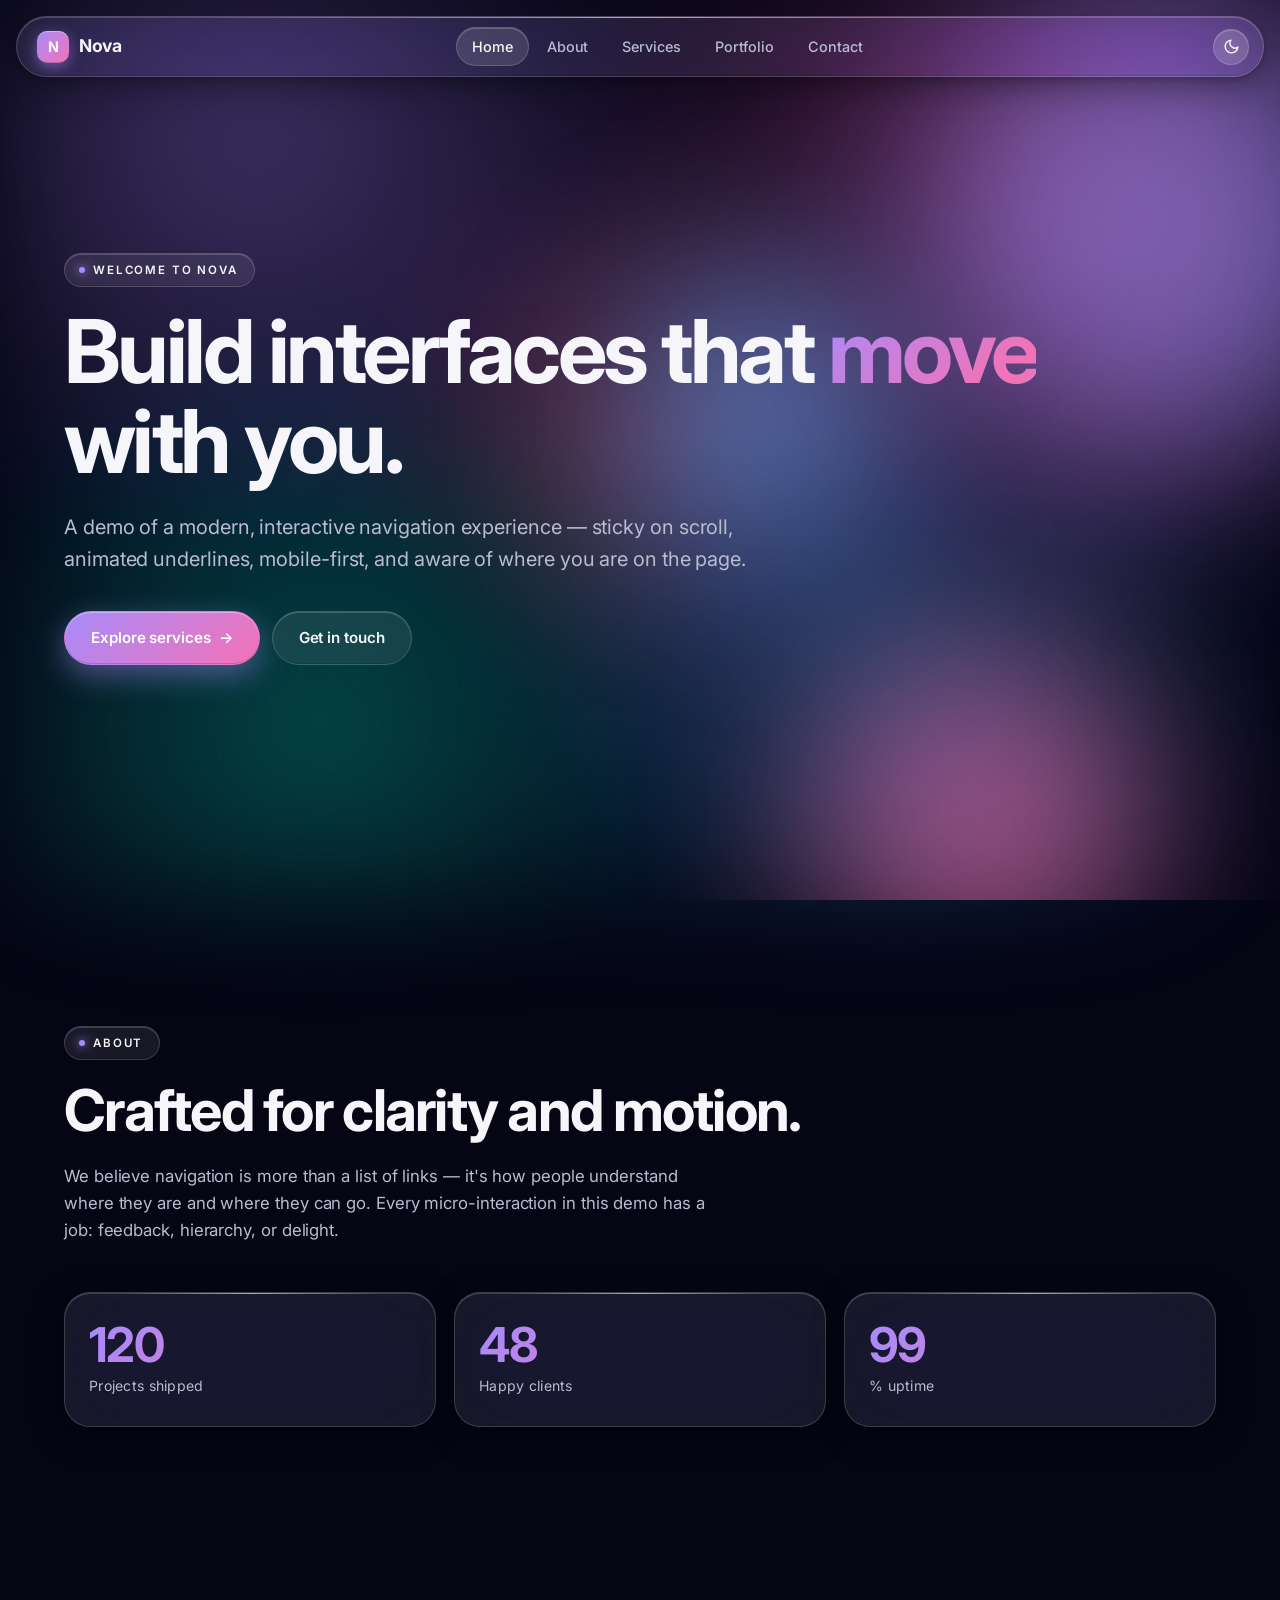
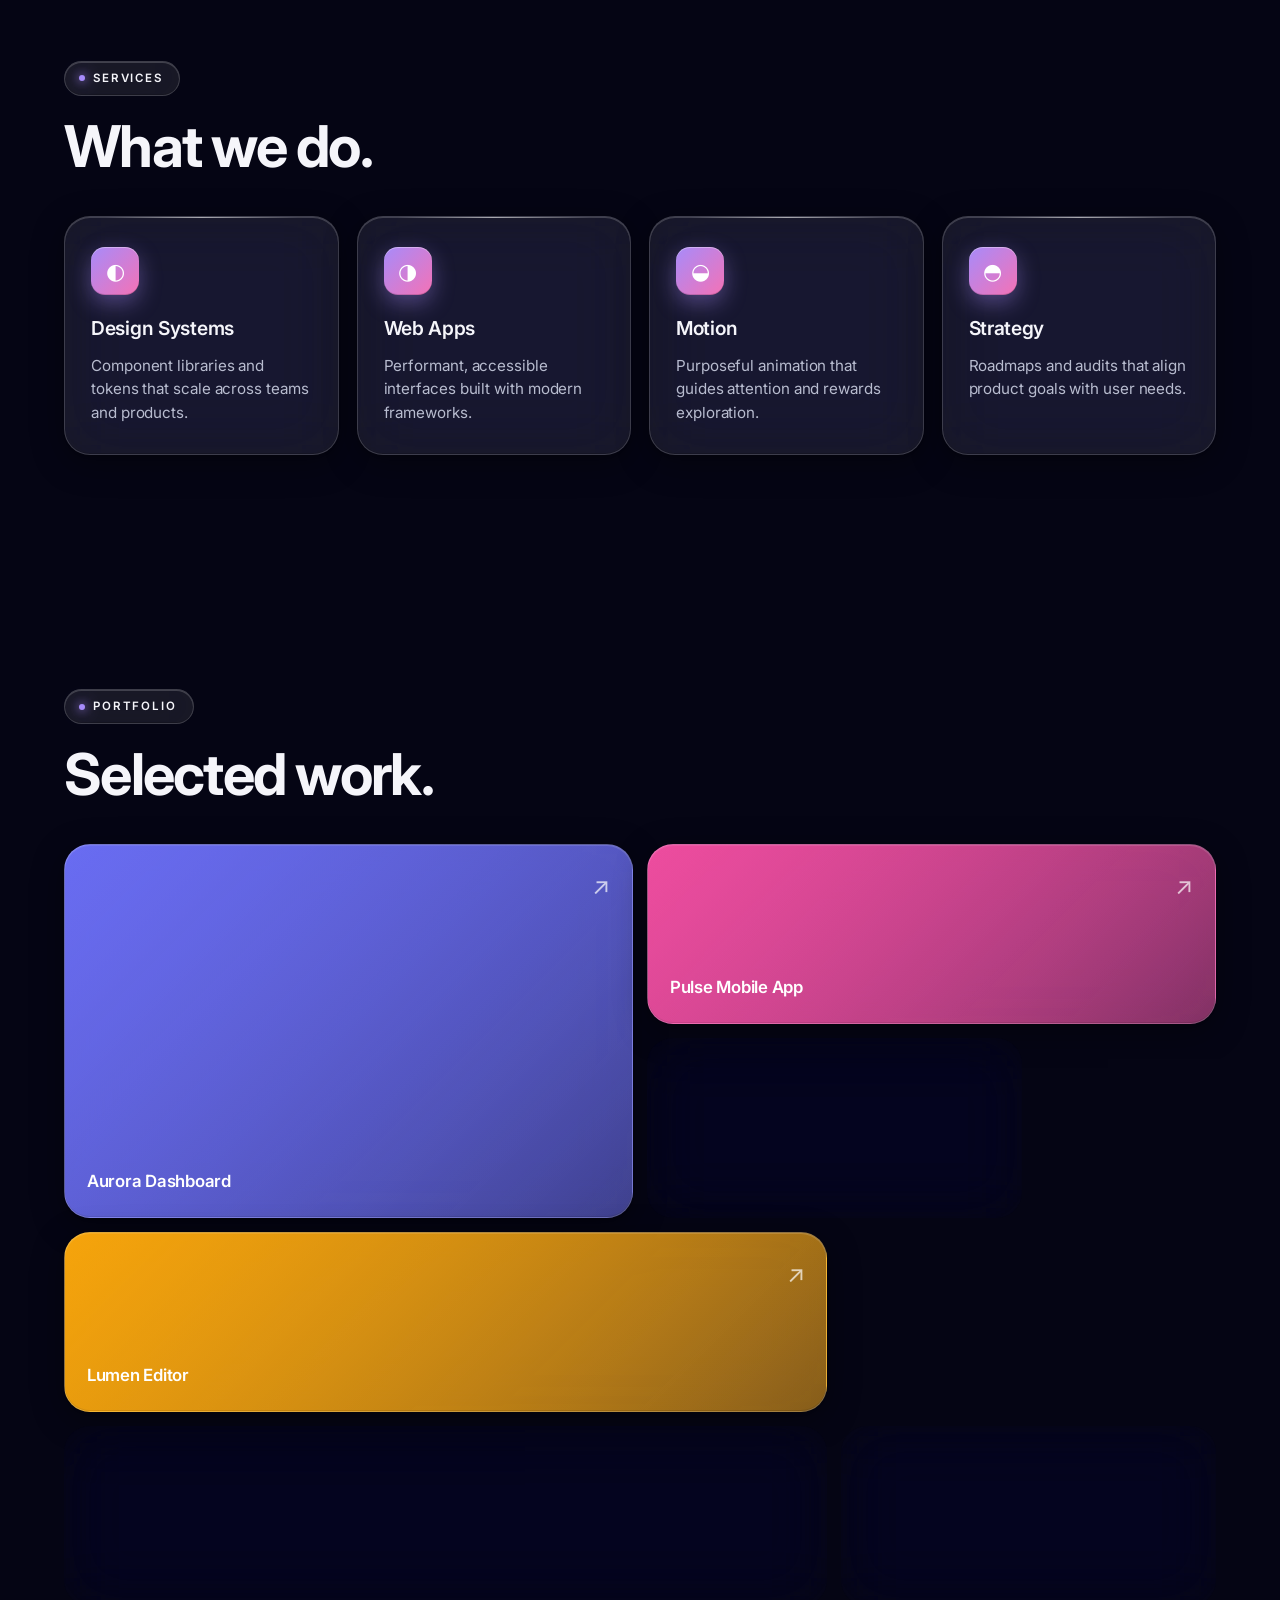
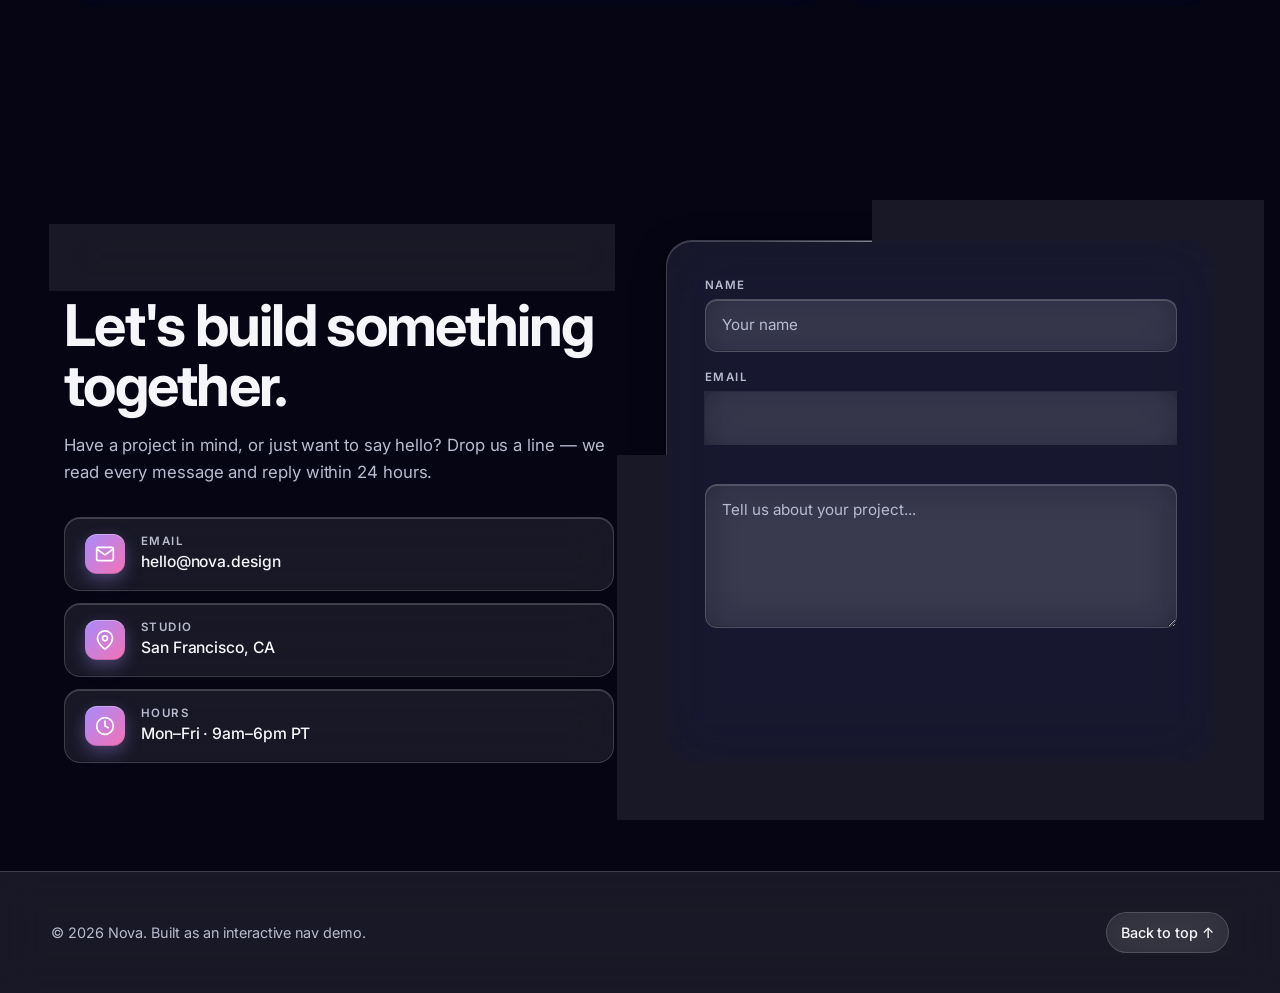
<file: index.html>
<!DOCTYPE html>
<html lang="en">
<head>
  <meta charset="UTF-8" />
  <meta name="viewport" content="width=device-width, initial-scale=1.0" />
  <title>Nova — Interactive Nav Demo</title>
  <link rel="preconnect" href="https://fonts.googleapis.com" />
  <link rel="preconnect" href="https://fonts.gstatic.com" crossorigin />
  <link href="https://fonts.googleapis.com/css2?family=Inter:wght@400;500;600;700;800&display=swap" rel="stylesheet" />
  <link rel="stylesheet" href="styles.css" />
</head>
<body>
  <header id="navbar" class="navbar">
    <div class="nav-container">
      <a href="#home" class="logo">
        <span class="logo-mark">N</span>
        <span class="logo-text">Nova</span>
      </a>

      <nav>
        <ul id="nav-menu" class="nav-menu">
          <li><a href="#home" class="nav-link active">Home</a></li>
          <li><a href="#about" class="nav-link">About</a></li>
          <li><a href="#services" class="nav-link">Services</a></li>
          <li><a href="#portfolio" class="nav-link">Portfolio</a></li>
          <li><a href="#contact" class="nav-link">Contact</a></li>
        </ul>
      </nav>

      <div class="nav-actions">
        <button id="theme-toggle" class="theme-toggle" aria-label="Toggle theme">
          <svg class="icon icon-sun" viewBox="0 0 24 24" fill="none" stroke="currentColor" stroke-width="2" stroke-linecap="round" stroke-linejoin="round" aria-hidden="true">
            <circle cx="12" cy="12" r="4"></circle>
            <path d="M12 2v2M12 20v2M4.93 4.93l1.41 1.41M17.66 17.66l1.41 1.41M2 12h2M20 12h2M4.93 19.07l1.41-1.41M17.66 6.34l1.41-1.41"></path>
          </svg>
          <svg class="icon icon-moon" viewBox="0 0 24 24" fill="none" stroke="currentColor" stroke-width="2" stroke-linecap="round" stroke-linejoin="round" aria-hidden="true">
            <path d="M21 12.79A9 9 0 1 1 11.21 3 7 7 0 0 0 21 12.79z"></path>
          </svg>
        </button>

        <button id="hamburger" class="hamburger" aria-label="Toggle menu" aria-expanded="false">
          <span></span>
          <span></span>
          <span></span>
        </button>
      </div>
    </div>
    <div class="scroll-progress" id="scroll-progress"></div>
  </header>

  <aside id="mobile-drawer" class="mobile-drawer" aria-hidden="true">
    <ul class="mobile-drawer-menu">
      <li><a href="#home" class="drawer-link">Home</a></li>
      <li><a href="#about" class="drawer-link">About</a></li>
      <li><a href="#services" class="drawer-link">Services</a></li>
      <li><a href="#portfolio" class="drawer-link">Portfolio</a></li>
      <li><a href="#contact" class="drawer-link">Contact</a></li>
    </ul>
  </aside>

  <main>
    <section id="home" class="section hero">
      <div class="hero-content">
        <p class="eyebrow">Welcome to Nova</p>
        <h1>Build interfaces that <span class="gradient-text">move</span> with you.</h1>
        <p class="lead">A demo of a modern, interactive navigation experience — sticky on scroll, animated underlines, mobile-first, and aware of where you are on the page.</p>
        <div class="hero-actions">
          <a href="#services" class="btn btn-primary">Explore services</a>
          <a href="#contact" class="btn btn-ghost">Get in touch</a>
        </div>
      </div>
      <div class="hero-art" aria-hidden="true">
        <div class="orb orb-1"></div>
        <div class="orb orb-2"></div>
        <div class="orb orb-3"></div>
      </div>
    </section>

    <section id="about" class="section">
      <div class="section-inner">
        <p class="eyebrow">About</p>
        <h2>Crafted for clarity and motion.</h2>
        <p class="body">We believe navigation is more than a list of links — it's how people understand where they are and where they can go. Every micro-interaction in this demo has a job: feedback, hierarchy, or delight.</p>
        <div class="stats">
          <div class="stat">
            <span class="stat-num" data-target="120">0</span>
            <span class="stat-label">Projects shipped</span>
          </div>
          <div class="stat">
            <span class="stat-num" data-target="48">0</span>
            <span class="stat-label">Happy clients</span>
          </div>
          <div class="stat">
            <span class="stat-num" data-target="99">0</span>
            <span class="stat-label">% uptime</span>
          </div>
        </div>
      </div>
    </section>

    <section id="services" class="section section-alt">
      <div class="section-inner">
        <p class="eyebrow">Services</p>
        <h2>What we do.</h2>
        <div class="cards">
          <article class="card">
            <div class="card-icon">◐</div>
            <h3>Design Systems</h3>
            <p>Component libraries and tokens that scale across teams and products.</p>
          </article>
          <article class="card">
            <div class="card-icon">◑</div>
            <h3>Web Apps</h3>
            <p>Performant, accessible interfaces built with modern frameworks.</p>
          </article>
          <article class="card">
            <div class="card-icon">◒</div>
            <h3>Motion</h3>
            <p>Purposeful animation that guides attention and rewards exploration.</p>
          </article>
          <article class="card">
            <div class="card-icon">◓</div>
            <h3>Strategy</h3>
            <p>Roadmaps and audits that align product goals with user needs.</p>
          </article>
        </div>
      </div>
    </section>

    <section id="portfolio" class="section">
      <div class="section-inner">
        <p class="eyebrow">Portfolio</p>
        <h2>Selected work.</h2>
        <div class="gallery">
          <div class="tile" style="--tile-color: #6366f1">Aurora Dashboard</div>
          <div class="tile" style="--tile-color: #ec4899">Pulse Mobile App</div>
          <div class="tile" style="--tile-color: #14b8a6">Forge CLI</div>
          <div class="tile" style="--tile-color: #f59e0b">Lumen Editor</div>
          <div class="tile" style="--tile-color: #8b5cf6">Drift Studio</div>
          <div class="tile" style="--tile-color: #06b6d4">Echo Player</div>
        </div>
      </div>
    </section>

    <section id="contact" class="section section-alt">
      <div class="section-inner contact-layout">
        <div class="contact-info">
          <p class="eyebrow">Contact</p>
          <h2>Let's build something together.</h2>
          <p class="body">Have a project in mind, or just want to say hello? Drop us a line — we read every message and reply within 24 hours.</p>

          <ul class="contact-details">
            <li>
              <span class="contact-ico" aria-hidden="true">
                <svg viewBox="0 0 24 24" fill="none" stroke="currentColor" stroke-width="2" stroke-linecap="round" stroke-linejoin="round"><path d="M4 4h16c1.1 0 2 .9 2 2v12c0 1.1-.9 2-2 2H4c-1.1 0-2-.9-2-2V6c0-1.1.9-2 2-2z"></path><polyline points="22,6 12,13 2,6"></polyline></svg>
              </span>
              <div class="contact-text">
                <span class="contact-label">Email</span>
                <a href="mailto:hello@nova.design" class="contact-value">hello@nova.design</a>
              </div>
            </li>
            <li>
              <span class="contact-ico" aria-hidden="true">
                <svg viewBox="0 0 24 24" fill="none" stroke="currentColor" stroke-width="2" stroke-linecap="round" stroke-linejoin="round"><path d="M21 10c0 7-9 13-9 13s-9-6-9-13a9 9 0 0 1 18 0z"></path><circle cx="12" cy="10" r="3"></circle></svg>
              </span>
              <div class="contact-text">
                <span class="contact-label">Studio</span>
                <span class="contact-value">San Francisco, CA</span>
              </div>
            </li>
            <li>
              <span class="contact-ico" aria-hidden="true">
                <svg viewBox="0 0 24 24" fill="none" stroke="currentColor" stroke-width="2" stroke-linecap="round" stroke-linejoin="round"><circle cx="12" cy="12" r="10"></circle><polyline points="12 6 12 12 16 14"></polyline></svg>
              </span>
              <div class="contact-text">
                <span class="contact-label">Hours</span>
                <span class="contact-value">Mon–Fri · 9am–6pm PT</span>
              </div>
            </li>
          </ul>
        </div>

        <form class="contact-form" onsubmit="event.preventDefault(); this.querySelector('.form-status').textContent='Thanks — we\\'ll be in touch!';">
          <label class="field">
            <span class="field-label">Name</span>
            <input type="text" placeholder="Your name" required />
          </label>
          <label class="field">
            <span class="field-label">Email</span>
            <input type="email" placeholder="you@example.com" required />
          </label>
          <label class="field">
            <span class="field-label">Message</span>
            <textarea rows="5" placeholder="Tell us about your project..." required></textarea>
          </label>
          <button type="submit" class="btn btn-primary">Send message</button>
          <p class="form-status" aria-live="polite"></p>
        </form>
      </div>
    </section>
  </main>

  <footer class="footer">
    <p>© <span id="year"></span> Nova. Built as an interactive nav demo.</p>
    <a href="#home" class="back-top">Back to top ↑</a>
  </footer>

  <script src="script.js"></script>
</body>
</html>
</file>
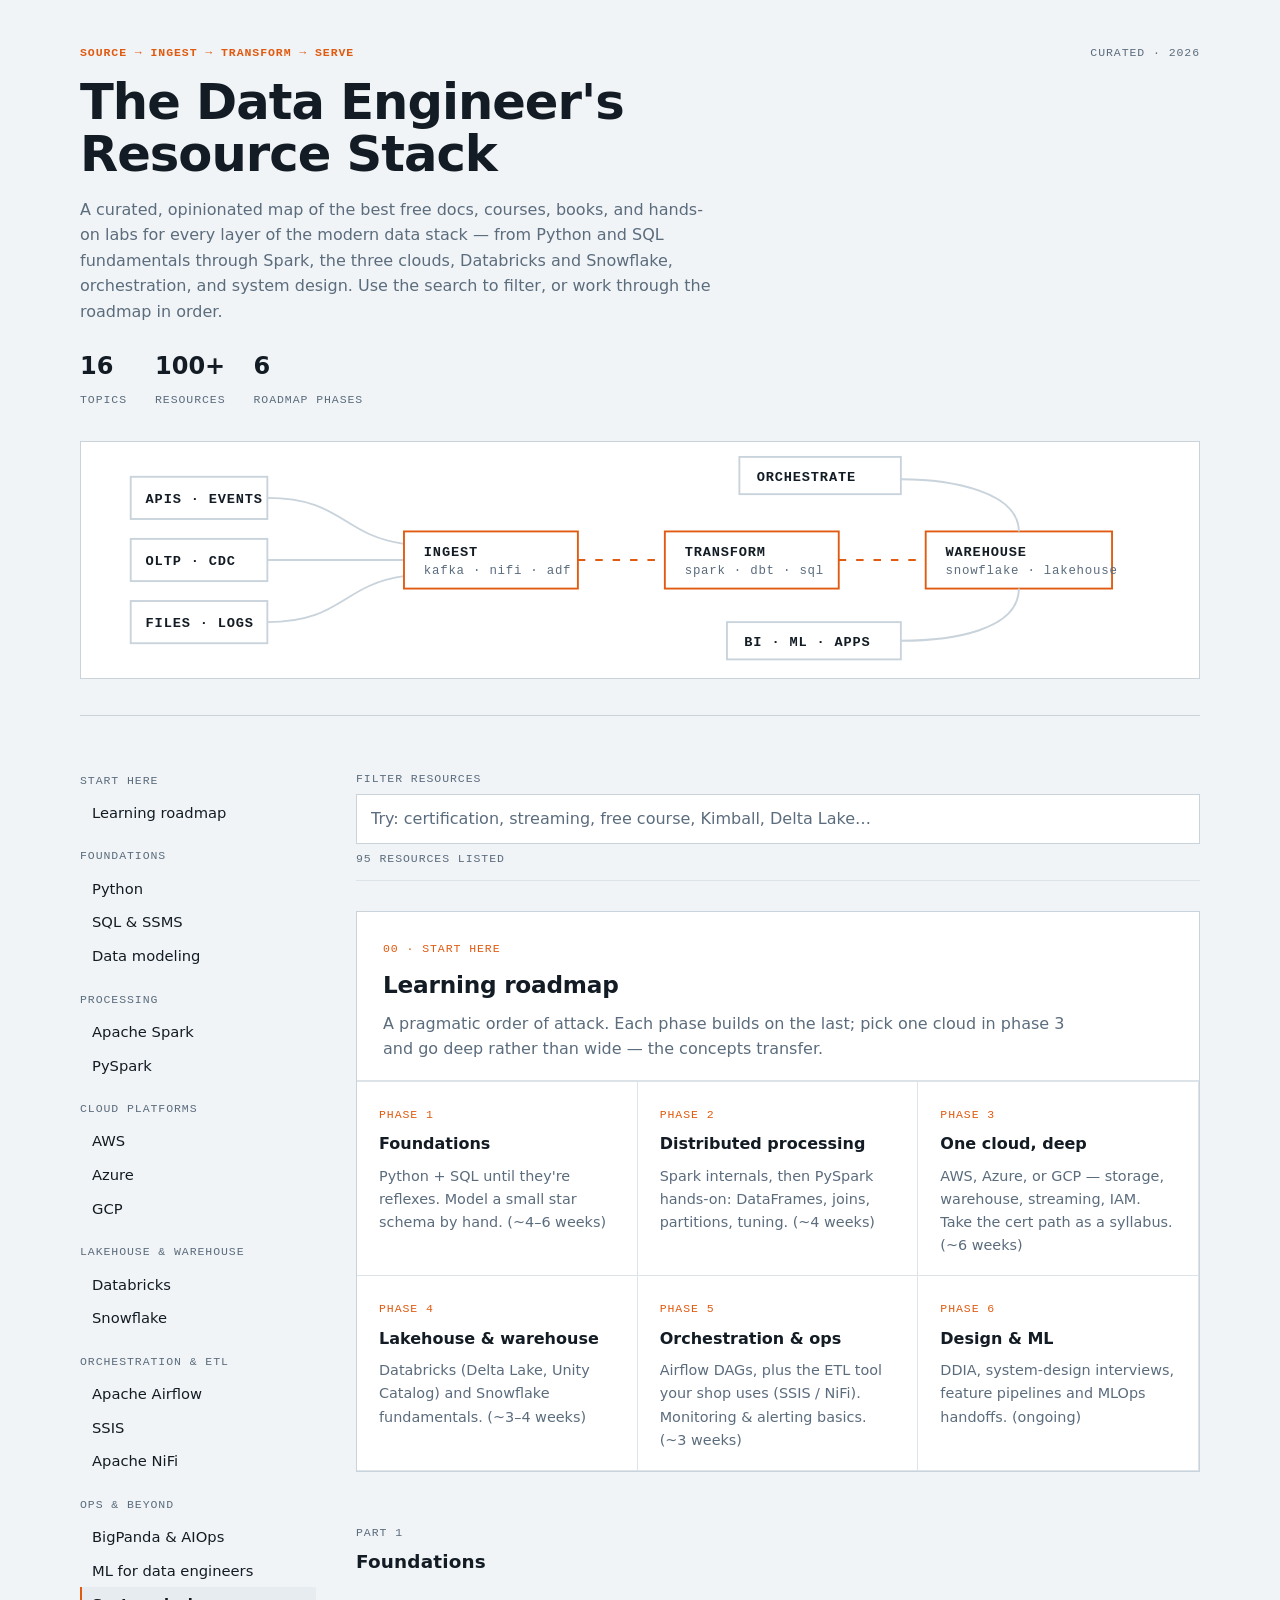
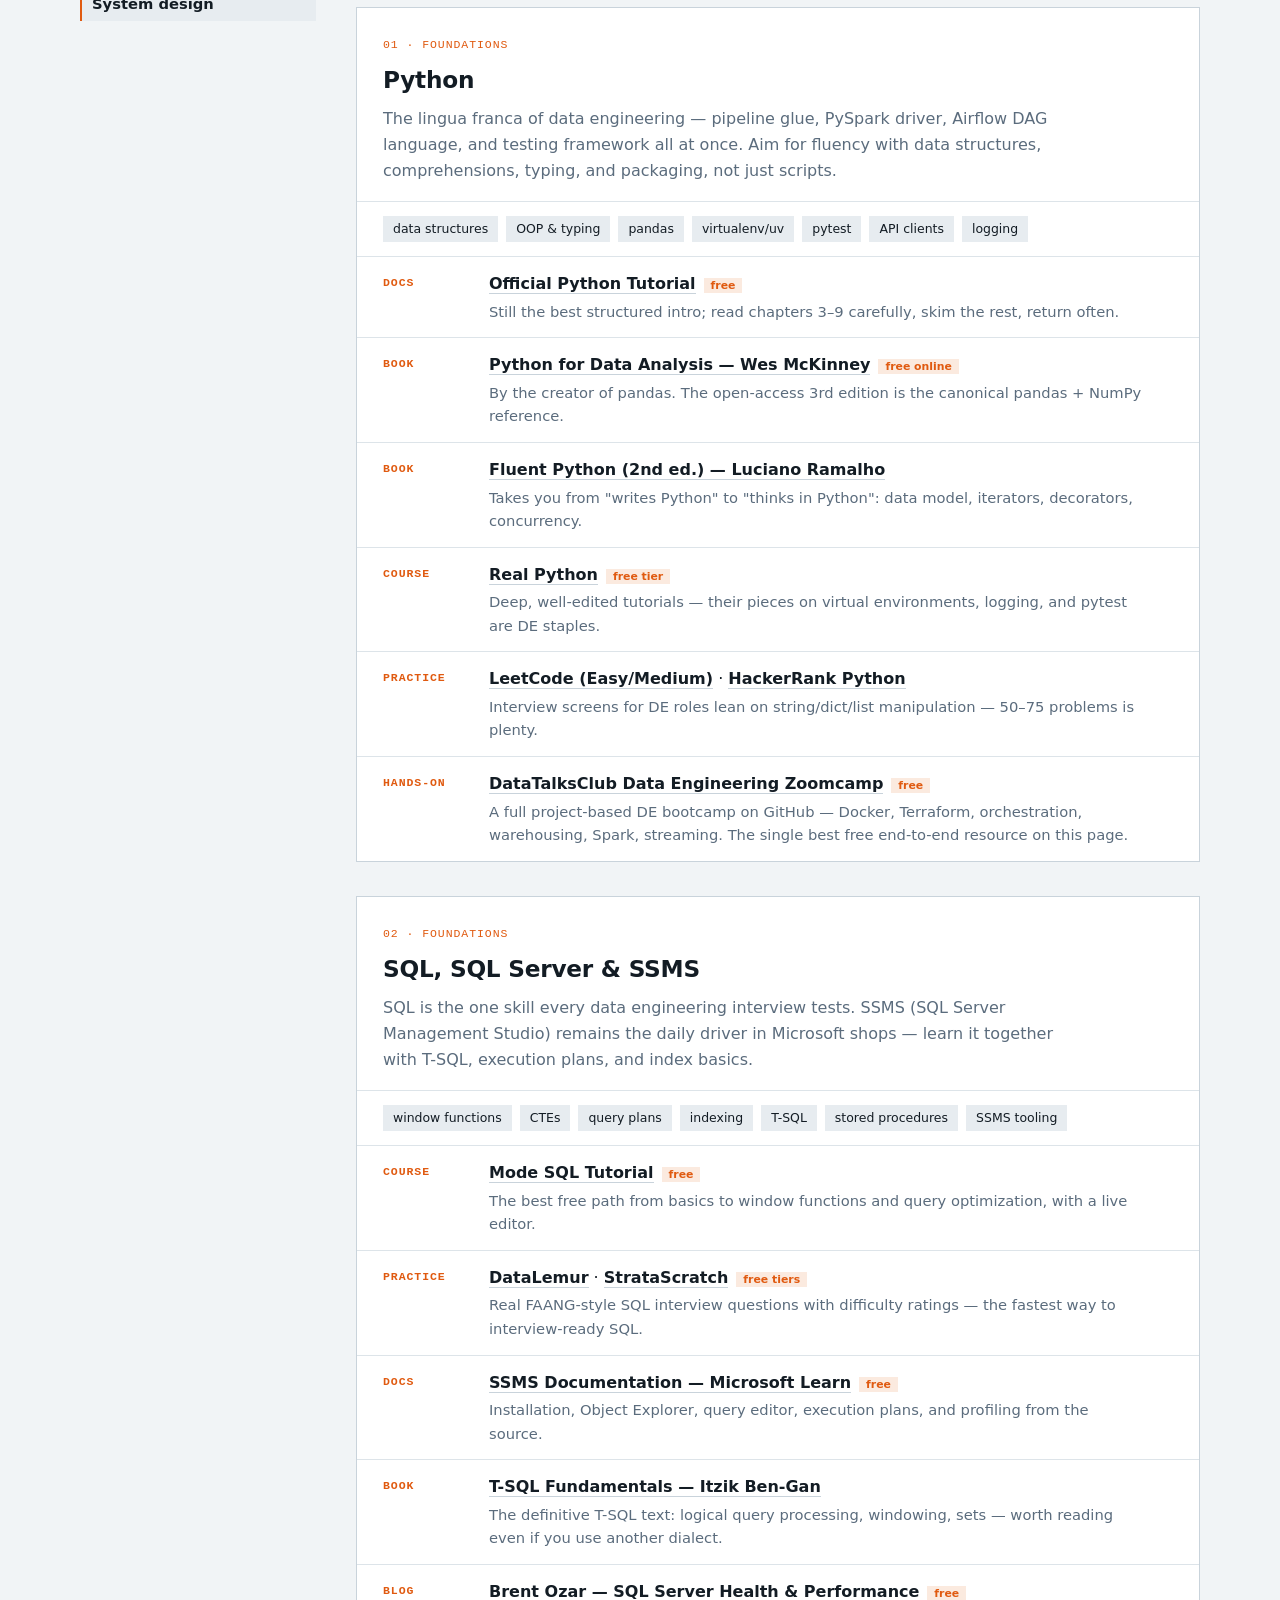
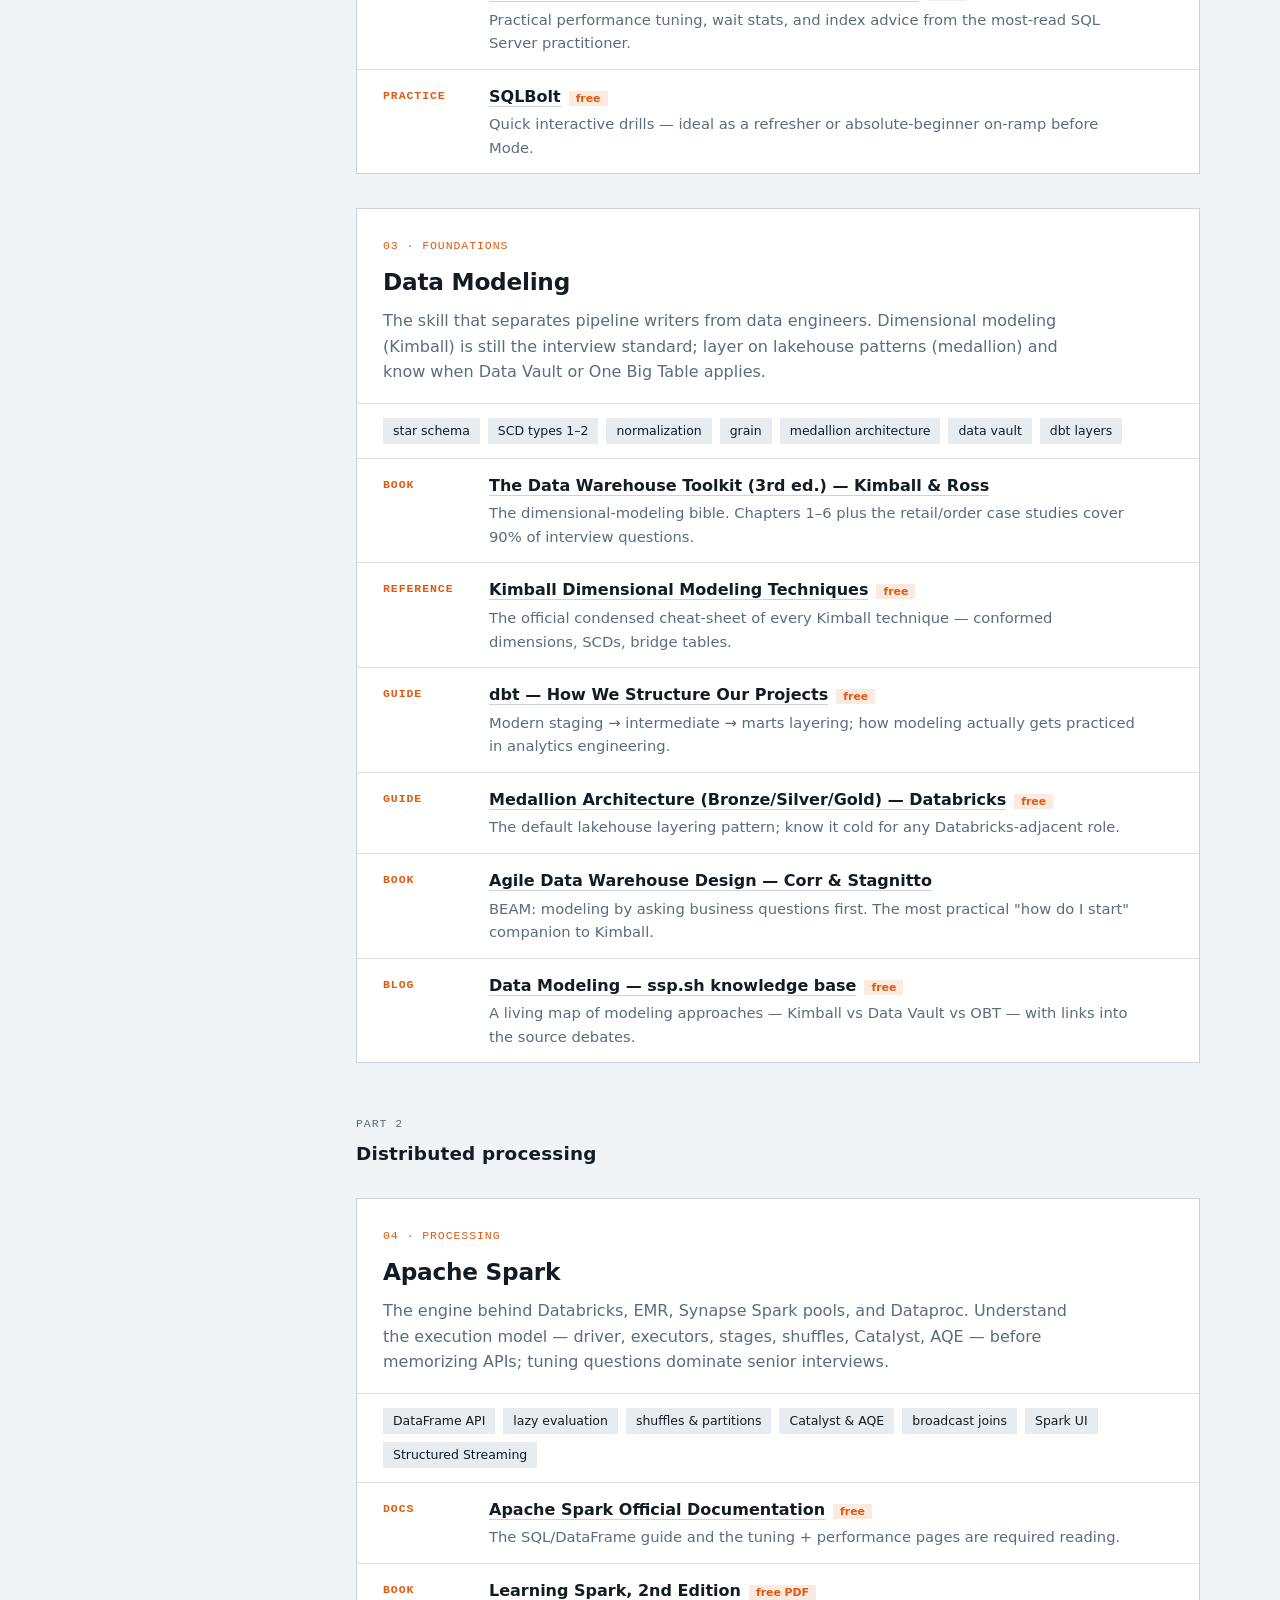
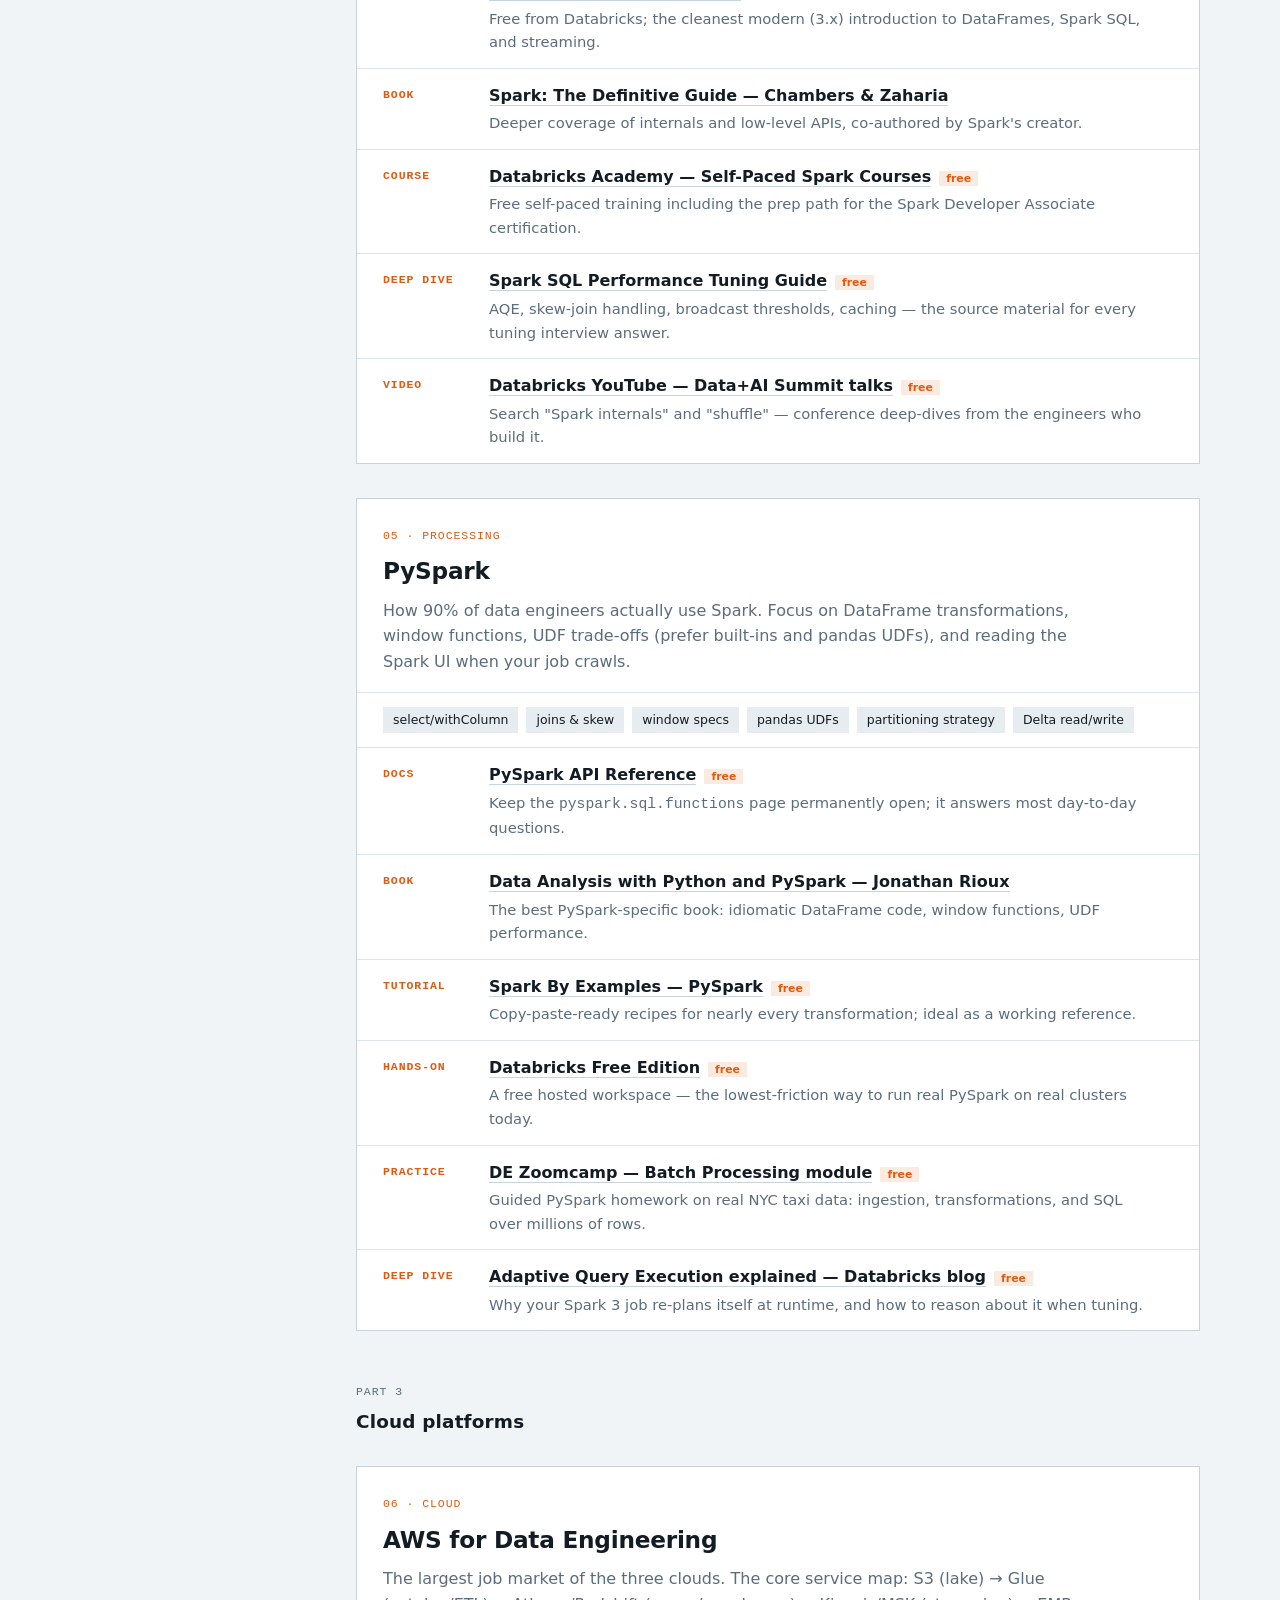
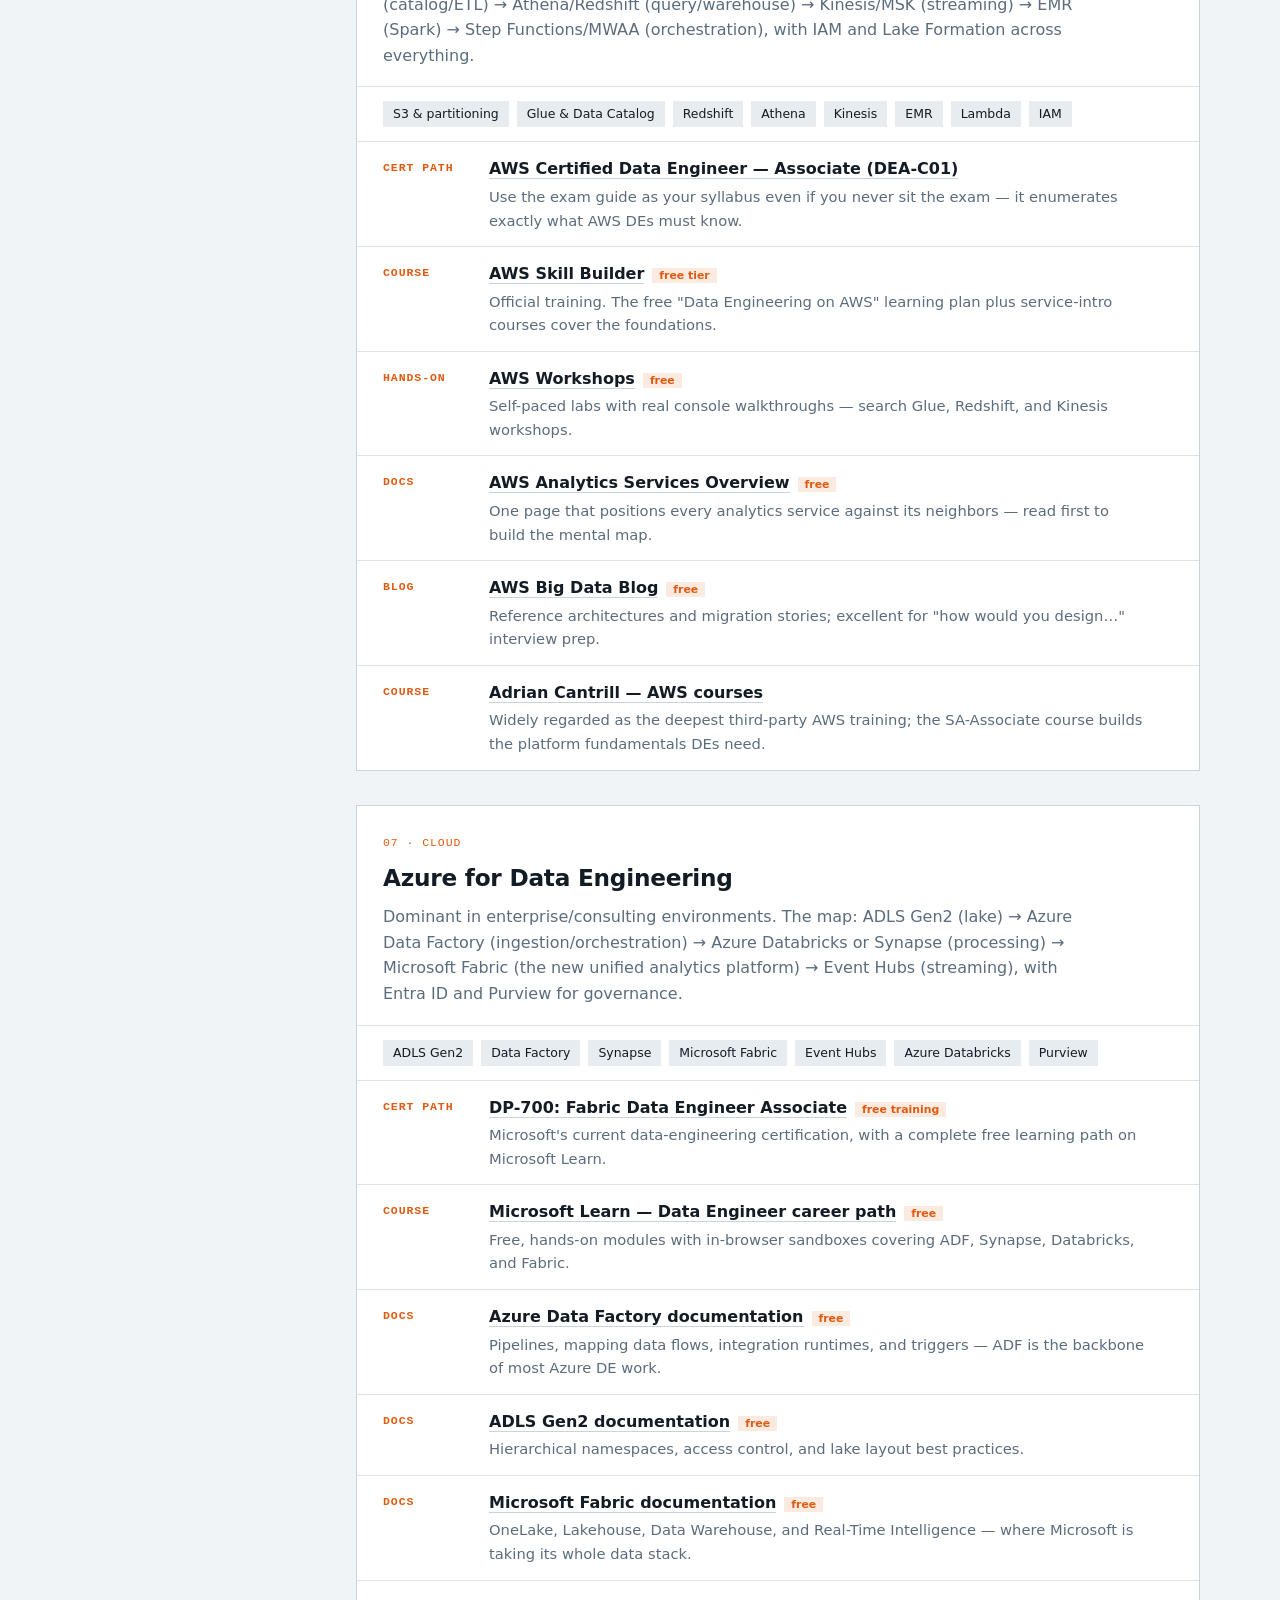
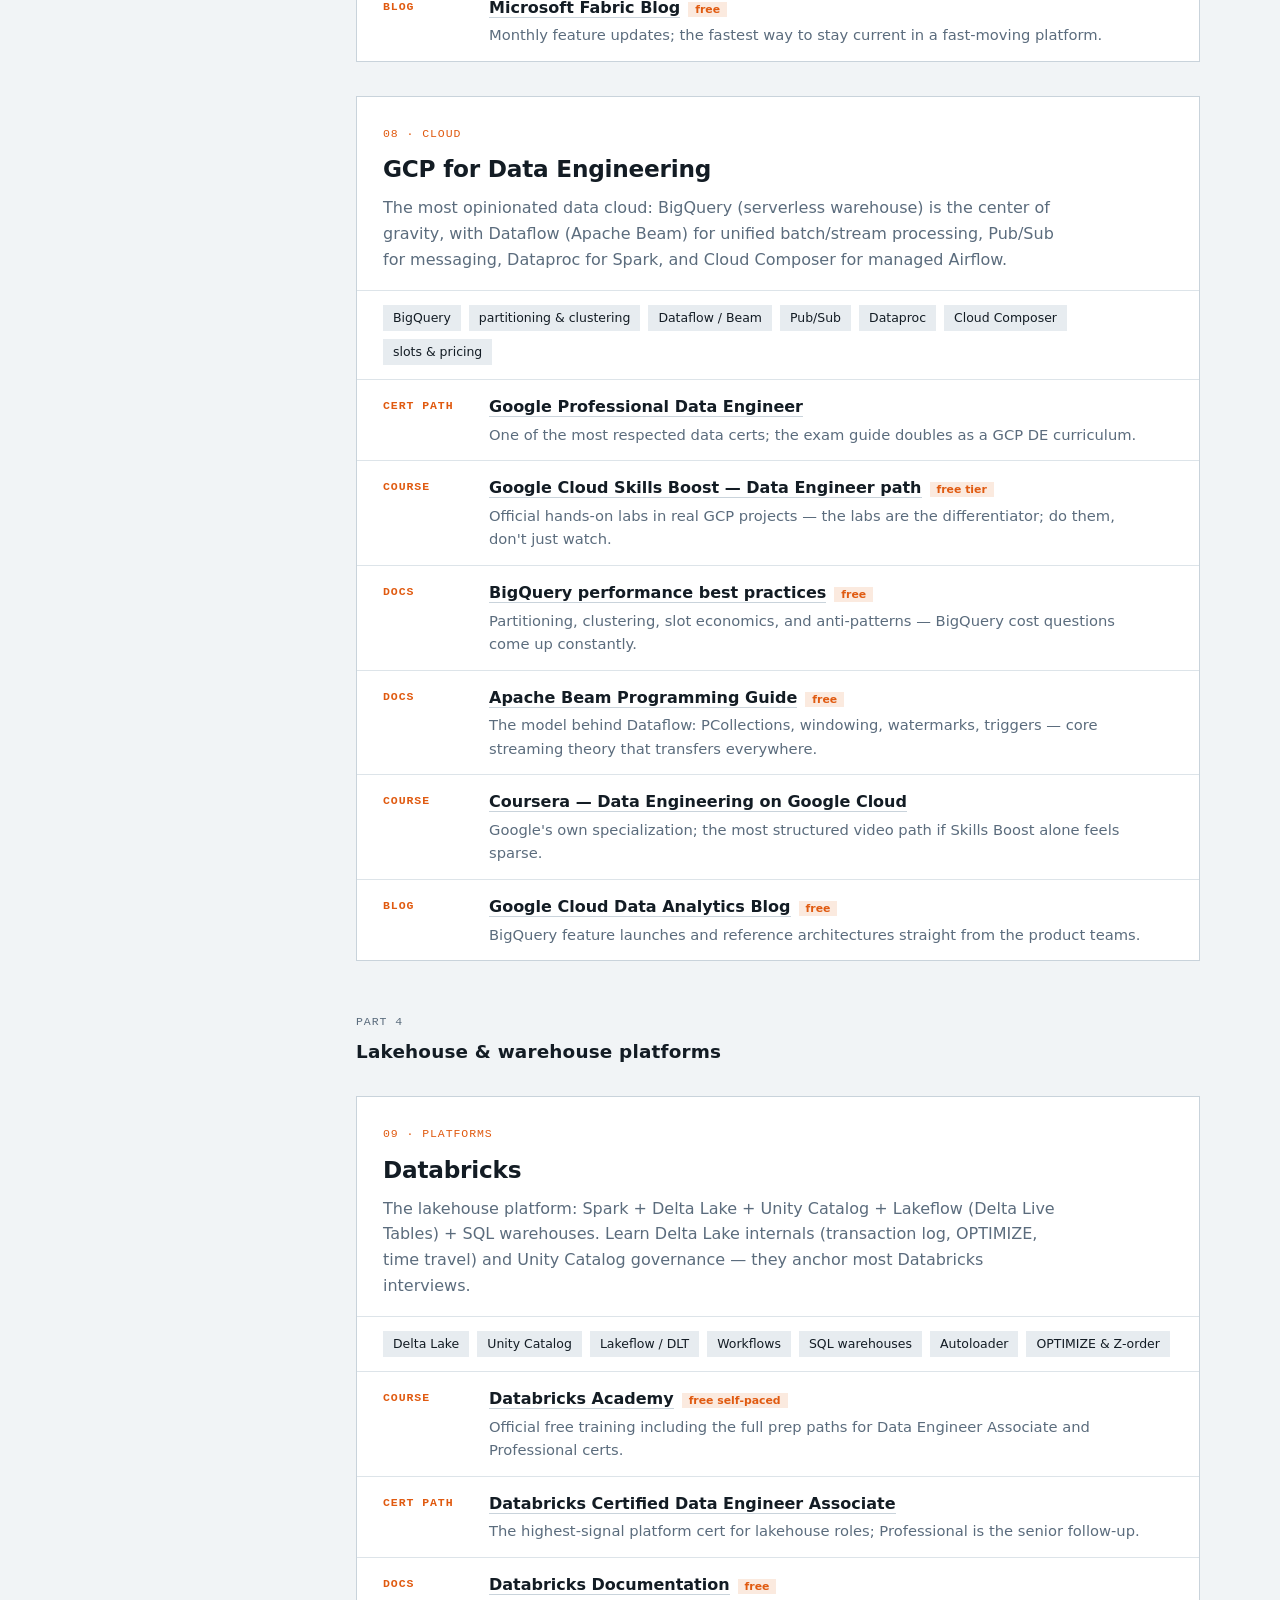
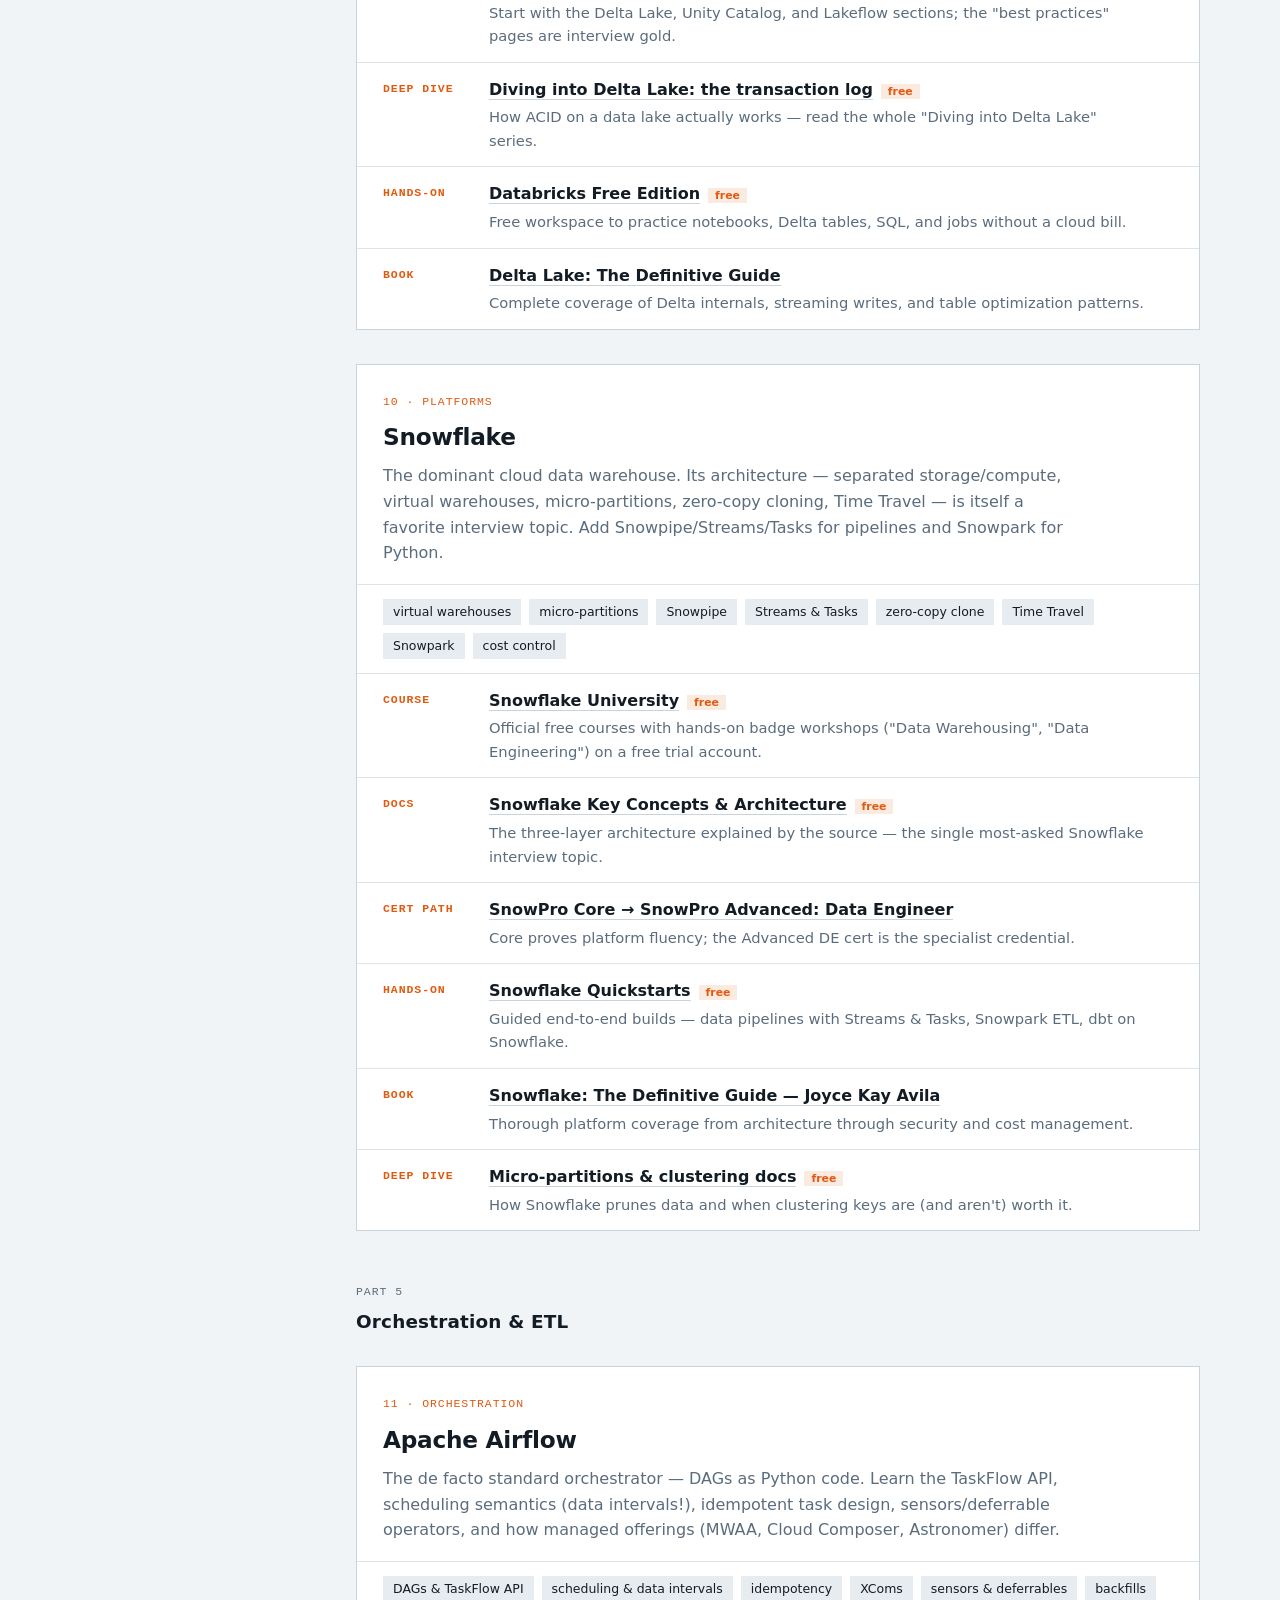
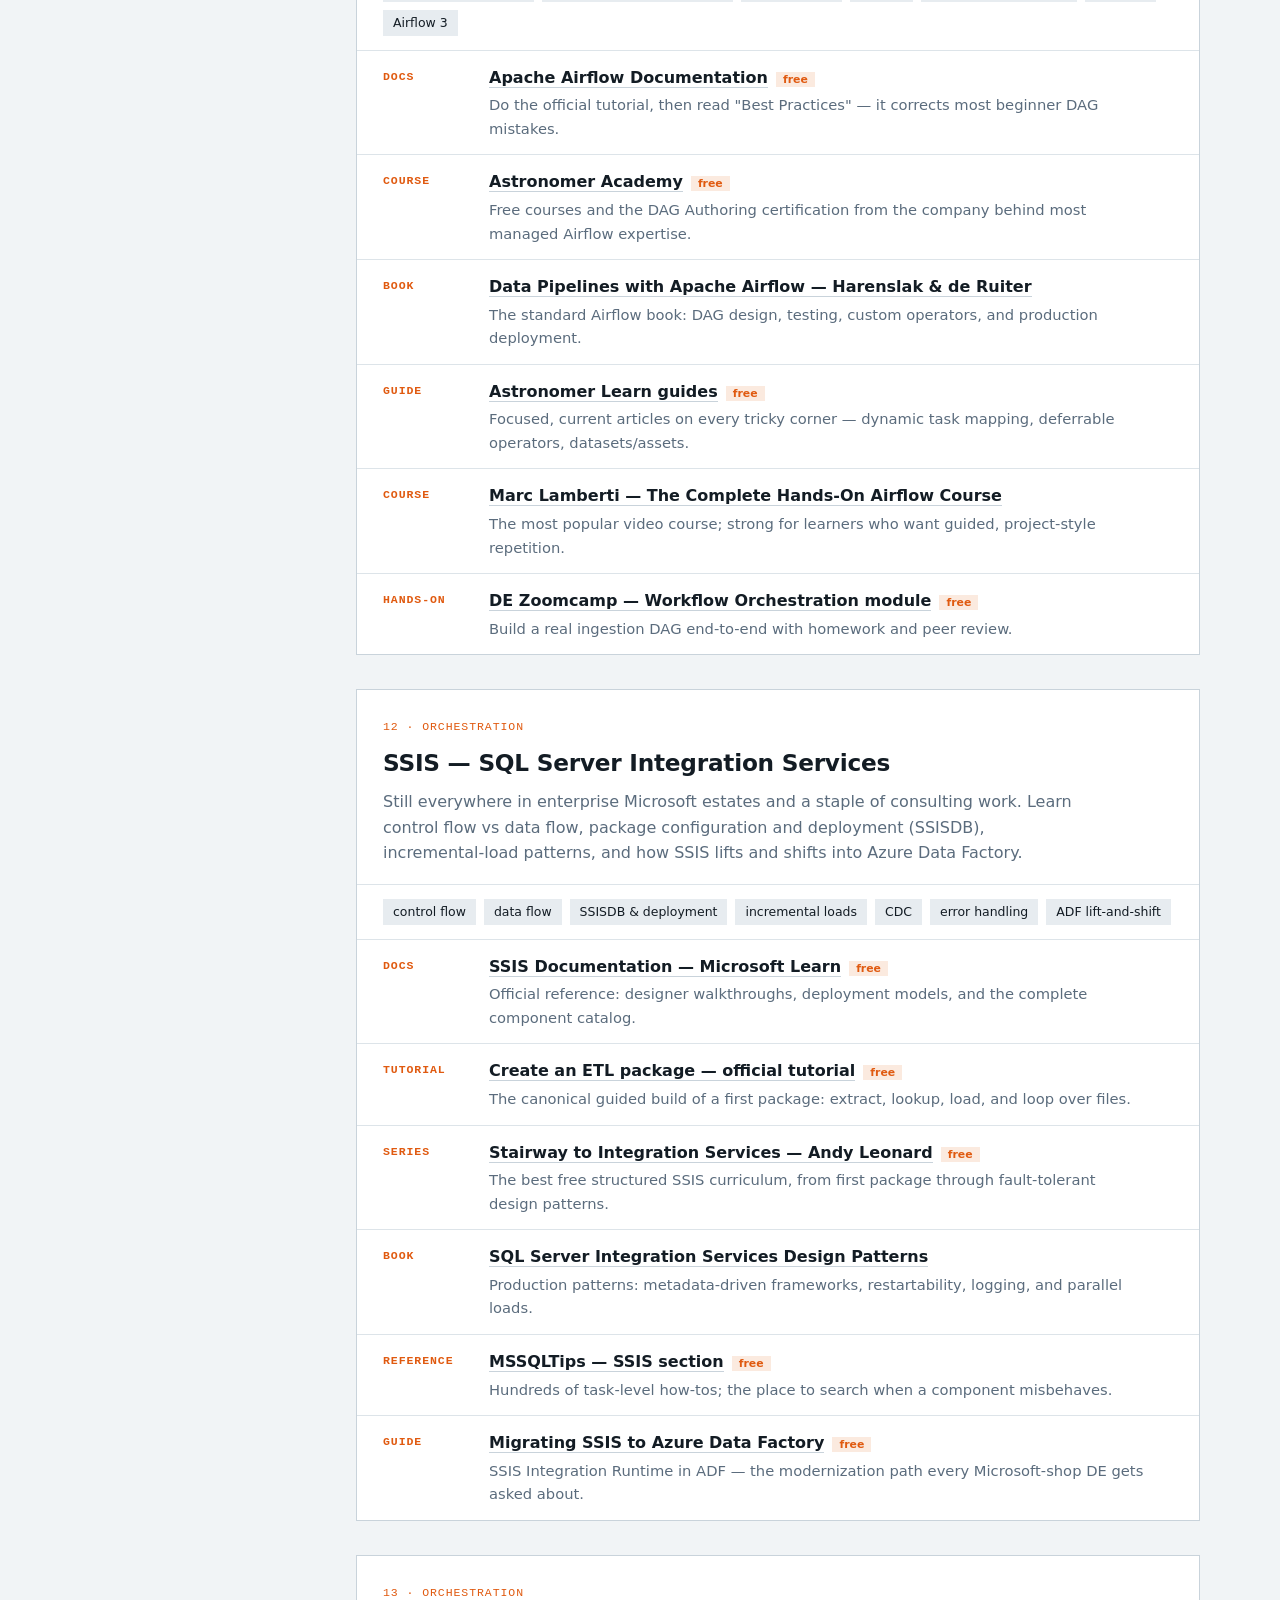
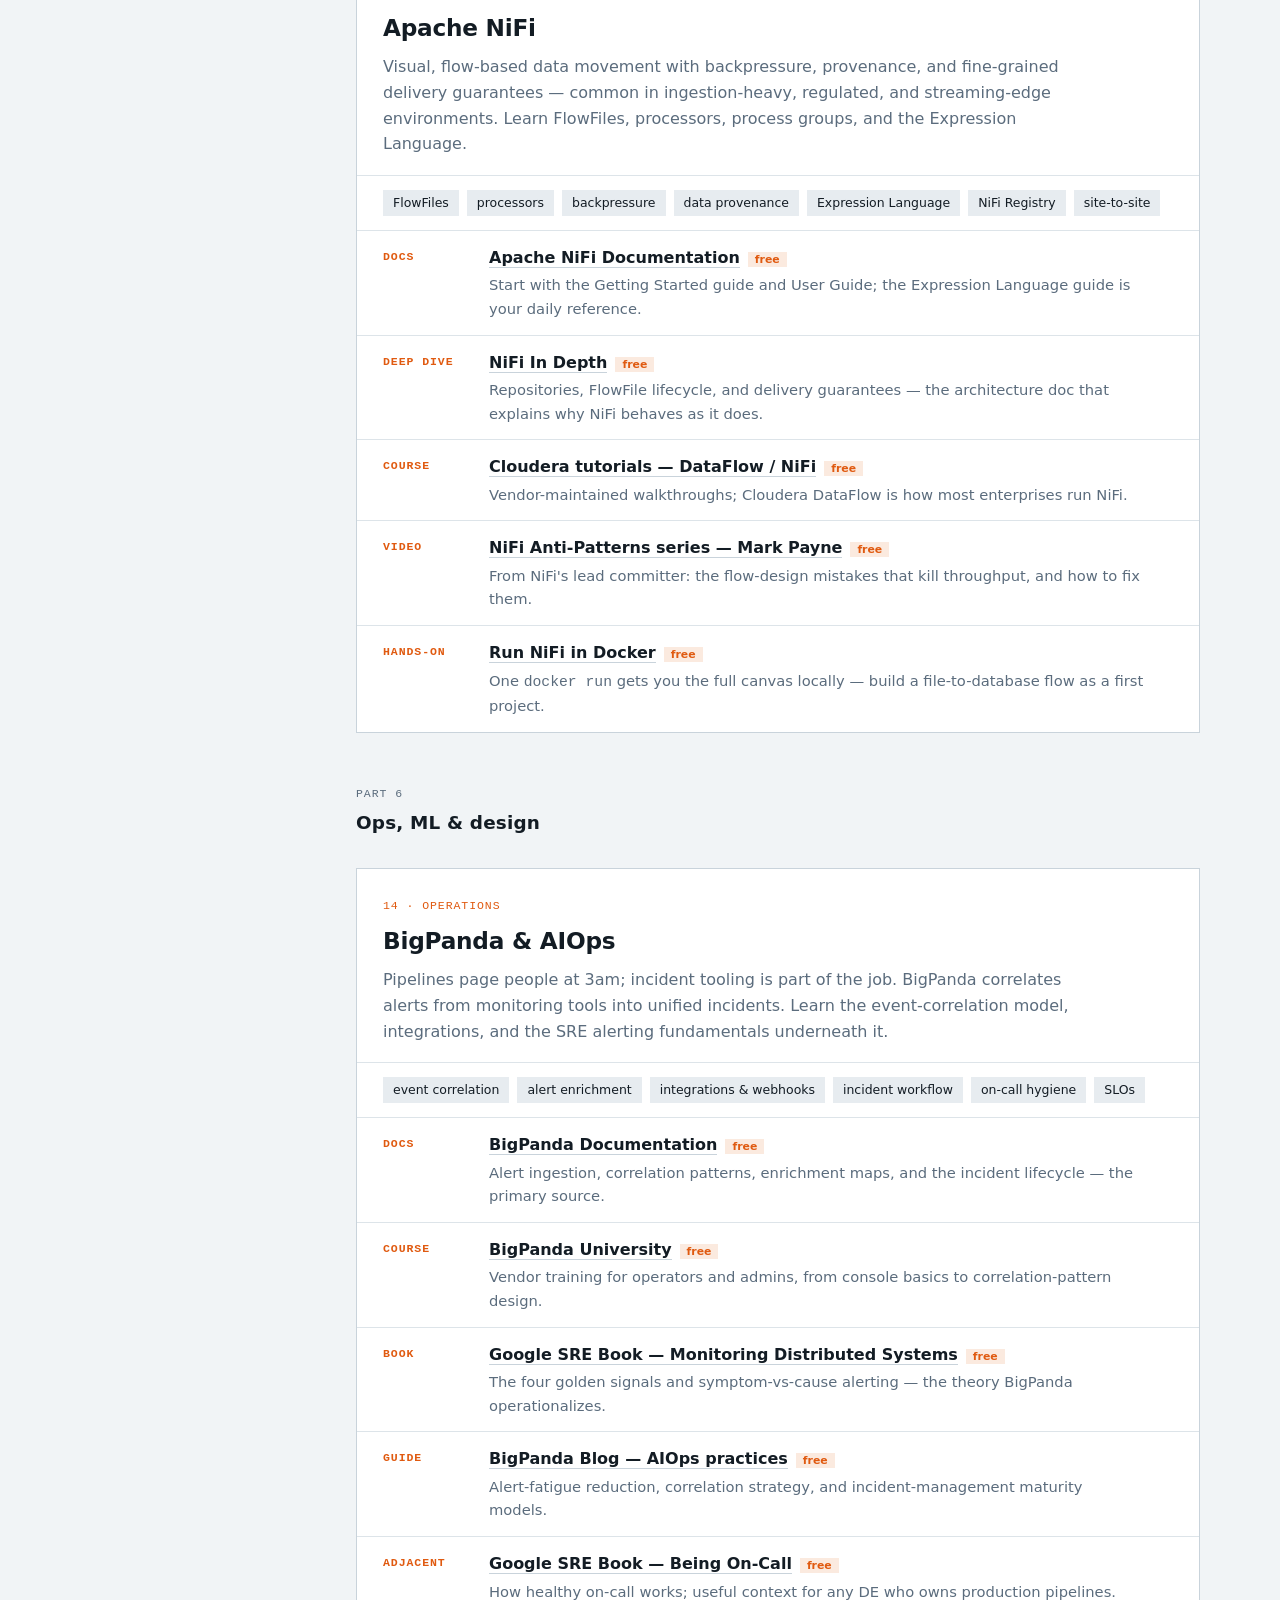
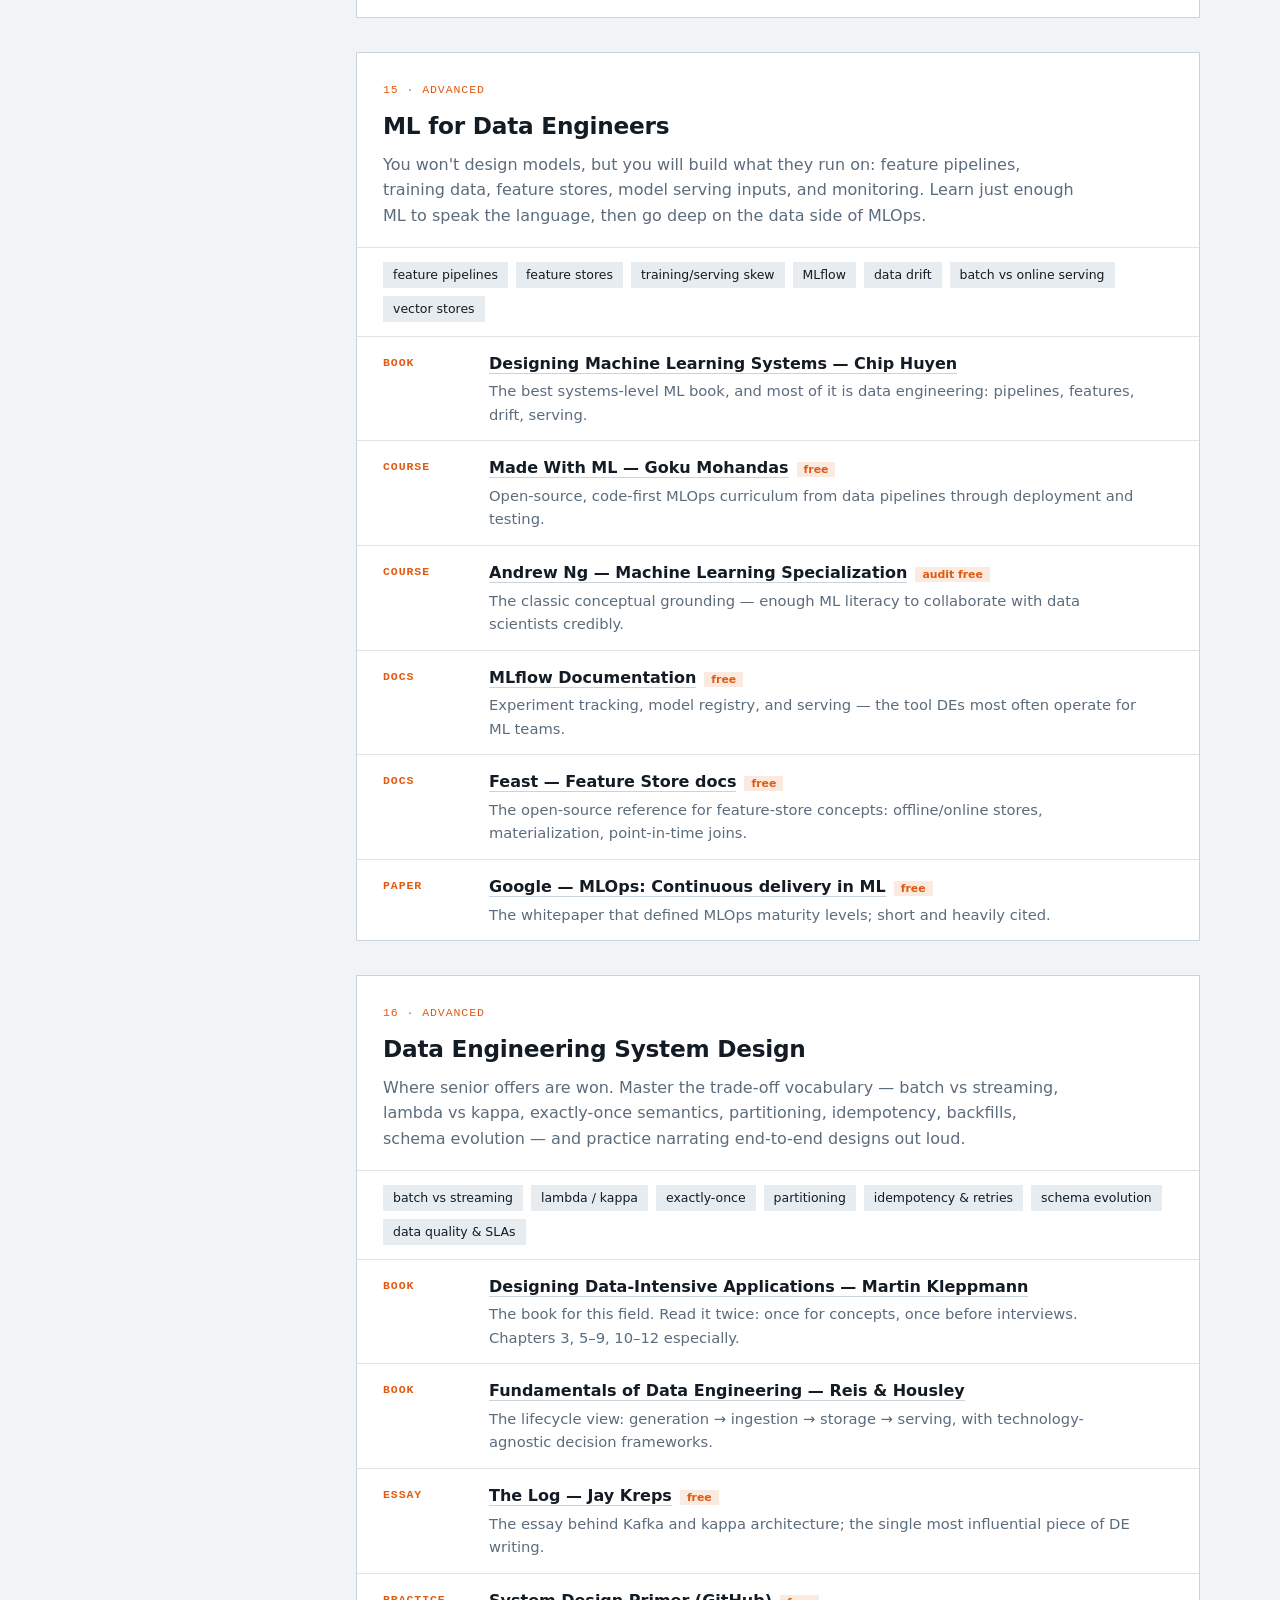
<file: data-engineering-resources/index.html>
<!DOCTYPE html>
<html lang="en">
<head>
<meta charset="UTF-8">
<meta name="viewport" content="width=device-width, initial-scale=1.0">
<title>Data Engineering Resources</title>
</head>
<body>
<style>
  :root {
    --bg: #F1F4F6;
    --surface: #FFFFFF;
    --ink: #131C24;
    --muted: #5B6C7D;
    --line: #C9D3DB;
    --line-soft: #DDE4E9;
    --accent: #E05A10;
    --accent-ink: #FFFFFF;
    --accent-wash: #FBEADF;
    --chip: #E7ECF0;
    --code: #22303C;
  }
  @media (prefers-color-scheme: dark) {
    :root {
      --bg: #0D1319;
      --surface: #141C24;
      --ink: #E2E9EF;
      --muted: #90A1B0;
      --line: #2C3946;
      --line-soft: #22303C;
      --accent: #F4762E;
      --accent-ink: #10161C;
      --accent-wash: #2A1E14;
      --chip: #1D2833;
      --code: #E2E9EF;
    }
  }
  :root[data-theme="dark"] {
    --bg: #0D1319; --surface: #141C24; --ink: #E2E9EF; --muted: #90A1B0;
    --line: #2C3946; --line-soft: #22303C; --accent: #F4762E; --accent-ink: #10161C;
    --accent-wash: #2A1E14; --chip: #1D2833; --code: #E2E9EF;
  }
  :root[data-theme="light"] {
    --bg: #F1F4F6; --surface: #FFFFFF; --ink: #131C24; --muted: #5B6C7D;
    --line: #C9D3DB; --line-soft: #DDE4E9; --accent: #E05A10; --accent-ink: #FFFFFF;
    --accent-wash: #FBEADF; --chip: #E7ECF0; --code: #22303C;
  }

  * { box-sizing: border-box; }
  html { scroll-behavior: smooth; }
  @media (prefers-reduced-motion: reduce) {
    html { scroll-behavior: auto; }
    * { animation: none !important; transition: none !important; }
  }
  body {
    margin: 0;
    background: var(--bg);
    color: var(--ink);
    font: 16px/1.6 system-ui, -apple-system, "Segoe UI", Roboto, sans-serif;
  }
  a { color: inherit; }
  a:focus-visible, input:focus-visible, button:focus-visible {
    outline: 2px solid var(--accent); outline-offset: 2px;
  }
  .mono {
    font-family: ui-monospace, "SF Mono", "Cascadia Code", Menlo, Consolas, monospace;
    letter-spacing: .08em; text-transform: uppercase; font-size: .72rem;
  }

  /* ---------- shell ---------- */
  .shell { max-width: 1160px; margin: 0 auto; padding: 0 20px 96px; }
  .grid { display: grid; grid-template-columns: 236px minmax(0, 1fr); gap: 40px; }
  @media (max-width: 860px) { .grid { grid-template-columns: minmax(0, 1fr); } }

  /* ---------- hero ---------- */
  header.hero { border-bottom: 1px solid var(--line); padding: 44px 0 36px; margin-bottom: 40px; }
  .hero-top { display: flex; justify-content: space-between; align-items: baseline; gap: 16px; flex-wrap: wrap; }
  .hero-eyebrow { color: var(--accent); font-weight: 600; }
  .hero h1 {
    font-size: clamp(2rem, 5vw, 3.1rem); line-height: 1.05; letter-spacing: -0.02em;
    font-weight: 800; margin: 14px 0 16px; text-wrap: balance; max-width: 20ch;
  }
  .hero p.lede { max-width: 62ch; color: var(--muted); margin: 0 0 22px; }
  .hero-stats { display: flex; gap: 28px; flex-wrap: wrap; color: var(--muted); }
  .hero-stats strong { display: block; font-size: 1.5rem; color: var(--ink); font-variant-numeric: tabular-nums; }

  /* DAG schematic */
  .dag { margin-top: 30px; border: 1px solid var(--line); background: var(--surface); overflow-x: auto; }
  .dag svg { display: block; min-width: 720px; width: 100%; height: auto; }
  .dag .edge { stroke: var(--line); stroke-width: 1.5; fill: none; }
  .dag .flow { stroke: var(--accent); stroke-width: 1.5; fill: none; stroke-dasharray: 6 8; animation: flow 2.4s linear infinite; }
  @keyframes flow { to { stroke-dashoffset: -14; } }
  .dag .node { fill: var(--surface); stroke: var(--line); stroke-width: 1.5; }
  .dag .node.hot { stroke: var(--accent); }
  .dag text { fill: var(--ink); font: 600 11px ui-monospace, Menlo, Consolas, monospace; letter-spacing: .06em; }
  .dag text.sub { fill: var(--muted); font-weight: 400; font-size: 10px; }

  /* ---------- sidebar ---------- */
  nav.rail { position: sticky; top: 0; align-self: start; max-height: 100vh; overflow-y: auto; padding: 16px 0 24px; }
  @media (max-width: 860px) { nav.rail { position: static; max-height: none; border-bottom: 1px solid var(--line); margin-bottom: 8px; } }
  .rail-group { margin: 0 0 18px; }
  .rail-group .mono { color: var(--muted); display: block; margin-bottom: 6px; }
  .rail a {
    display: block; text-decoration: none; padding: 5px 10px; color: var(--ink);
    border-left: 2px solid transparent; font-size: .92rem;
  }
  .rail a:hover { background: var(--chip); }
  .rail a.active { border-left-color: var(--accent); background: var(--chip); font-weight: 600; }

  /* ---------- search ---------- */
  .search { position: sticky; top: 0; z-index: 5; background: var(--bg); padding: 14px 0 12px; border-bottom: 1px solid var(--line-soft); margin-bottom: 30px; }
  .search input {
    width: 100%; padding: 11px 14px; font: inherit; color: var(--ink);
    background: var(--surface); border: 1px solid var(--line); border-radius: 0;
  }
  .search input::placeholder { color: var(--muted); }
  .search .count { color: var(--muted); margin-top: 6px; display: block; }

  /* ---------- topic sections ---------- */
  section.topic { border: 1px solid var(--line); background: var(--surface); margin-bottom: 34px; scroll-margin-top: 84px; }
  .topic-head { padding: 22px 26px 18px; border-bottom: 1px solid var(--line-soft); }
  .topic-head .mono { color: var(--accent); }
  .topic-head h2 { margin: 6px 0 8px; font-size: 1.45rem; letter-spacing: -0.01em; font-weight: 750; }
  .topic-head p { margin: 0; color: var(--muted); max-width: 68ch; }
  .skills { display: flex; flex-wrap: wrap; gap: 8px; padding: 14px 26px; border-bottom: 1px solid var(--line-soft); }
  .skills span { background: var(--chip); color: var(--ink); padding: 3px 10px; font-size: .78rem; }

  .res { list-style: none; margin: 0; padding: 0; }
  .res li { display: grid; grid-template-columns: 92px minmax(0,1fr); gap: 14px; padding: 14px 26px; border-bottom: 1px solid var(--line-soft); }
  .res li:last-child { border-bottom: 0; }
  @media (max-width: 560px) { .res li { grid-template-columns: minmax(0,1fr); gap: 4px; } }
  .tag { color: var(--accent); font-weight: 700; padding-top: 3px; }
  .res a { font-weight: 600; text-decoration: none; border-bottom: 1px solid var(--line); }
  .res a:hover { border-bottom-color: var(--accent); color: var(--accent); }
  .res p { margin: 3px 0 0; color: var(--muted); font-size: .92rem; max-width: 70ch; }
  .free { background: var(--accent-wash); color: var(--accent); font-weight: 700; padding: 1px 7px; margin-left: 8px; font-size: .68rem; }

  /* ---------- roadmap ---------- */
  .phases { display: grid; grid-template-columns: repeat(auto-fit, minmax(220px, 1fr)); gap: 0; border-top: 1px solid var(--line-soft); }
  .phase { padding: 18px 22px; border-right: 1px solid var(--line-soft); border-bottom: 1px solid var(--line-soft); }
  .phase .mono { color: var(--accent); }
  .phase h3 { margin: 6px 0 8px; font-size: 1rem; }
  .phase p { margin: 0; color: var(--muted); font-size: .9rem; }

  .divider { margin: 46px 0 30px; }
  .divider .mono { color: var(--muted); }
  .divider h2 { margin: 4px 0 0; font-size: 1.15rem; letter-spacing: .01em; }

  footer { border-top: 1px solid var(--line); margin-top: 56px; padding-top: 22px; color: var(--muted); font-size: .9rem; }
  .hidden { display: none !important; }
</style>

<div class="shell">
  <header class="hero">
    <div class="hero-top">
      <span class="mono hero-eyebrow">source → ingest → transform → serve</span>
      <span class="mono" style="color:var(--muted)">curated · 2026</span>
    </div>
    <h1>The Data Engineer's Resource Stack</h1>
    <p class="lede">A curated, opinionated map of the best free docs, courses, books, and hands-on labs for every layer of the modern data stack — from Python and SQL fundamentals through Spark, the three clouds, Databricks and Snowflake, orchestration, and system design. Use the search to filter, or work through the roadmap in order.</p>
    <div class="hero-stats">
      <div><strong>16</strong><span class="mono">topics</span></div>
      <div><strong>100+</strong><span class="mono">resources</span></div>
      <div><strong>6</strong><span class="mono">roadmap phases</span></div>
    </div>
    <div class="dag" aria-hidden="true">
      <svg viewBox="0 0 900 190" role="img" aria-label="Pipeline schematic: sources flow through ingestion and transformation into a warehouse and serving layers">
        <path class="edge" d="M150 45 C 210 45, 210 75, 260 82"/>
        <path class="edge" d="M150 95 L 260 95"/>
        <path class="edge" d="M150 145 C 210 145, 210 115, 260 108"/>
        <path class="flow" d="M400 95 L 470 95"/>
        <path class="flow" d="M610 95 L 680 95"/>
        <path class="edge" d="M820 95 C 850 95, 850 60, 880 60" opacity="0"/>
        <rect class="node" x="40" y="28" width="110" height="34"/>
        <text x="52" y="49">APIS · EVENTS</text>
        <rect class="node" x="40" y="78" width="110" height="34"/>
        <text x="52" y="99">OLTP · CDC</text>
        <rect class="node" x="40" y="128" width="110" height="34"/>
        <text x="52" y="149">FILES · LOGS</text>
        <rect class="node hot" x="260" y="72" width="140" height="46"/>
        <text x="276" y="92">INGEST</text>
        <text class="sub" x="276" y="106">kafka · nifi · adf</text>
        <rect class="node hot" x="470" y="72" width="140" height="46"/>
        <text x="486" y="92">TRANSFORM</text>
        <text class="sub" x="486" y="106">spark · dbt · sql</text>
        <rect class="node hot" x="680" y="72" width="150" height="46"/>
        <text x="696" y="92">WAREHOUSE</text>
        <text class="sub" x="696" y="106">snowflake · lakehouse</text>
        <path class="edge" d="M755 72 C 755 40, 700 30, 660 30"/>
        <rect class="node" x="530" y="12" width="130" height="30"/>
        <text x="544" y="31">ORCHESTRATE</text>
        <path class="edge" d="M755 118 C 755 152, 700 160, 660 160"/>
        <rect class="node" x="520" y="145" width="140" height="30"/>
        <text x="534" y="164">BI · ML · APPS</text>
      </svg>
    </div>
  </header>

  <div class="grid">
    <nav class="rail" aria-label="Topic index">
      <div class="rail-group">
        <span class="mono">Start here</span>
        <a href="#roadmap">Learning roadmap</a>
      </div>
      <div class="rail-group">
        <span class="mono">Foundations</span>
        <a href="#python">Python</a>
        <a href="#sql-ssms">SQL &amp; SSMS</a>
        <a href="#data-modeling">Data modeling</a>
      </div>
      <div class="rail-group">
        <span class="mono">Processing</span>
        <a href="#spark">Apache Spark</a>
        <a href="#pyspark">PySpark</a>
      </div>
      <div class="rail-group">
        <span class="mono">Cloud platforms</span>
        <a href="#aws">AWS</a>
        <a href="#azure">Azure</a>
        <a href="#gcp">GCP</a>
      </div>
      <div class="rail-group">
        <span class="mono">Lakehouse &amp; warehouse</span>
        <a href="#databricks">Databricks</a>
        <a href="#snowflake">Snowflake</a>
      </div>
      <div class="rail-group">
        <span class="mono">Orchestration &amp; ETL</span>
        <a href="#airflow">Apache Airflow</a>
        <a href="#ssis">SSIS</a>
        <a href="#nifi">Apache NiFi</a>
      </div>
      <div class="rail-group">
        <span class="mono">Ops &amp; beyond</span>
        <a href="#bigpanda">BigPanda &amp; AIOps</a>
        <a href="#ml-for-de">ML for data engineers</a>
        <a href="#system-design">System design</a>
      </div>
    </nav>

    <main>
      <div class="search">
        <label class="mono" for="q" style="color:var(--muted); display:block; margin-bottom:6px">Filter resources</label>
        <input id="q" type="search" placeholder="Try: certification, streaming, free course, Kimball, Delta Lake…" autocomplete="off">
        <span class="count mono" id="count"></span>
      </div>

      <section class="topic" id="roadmap">
        <div class="topic-head">
          <span class="mono">00 · Start here</span>
          <h2>Learning roadmap</h2>
          <p>A pragmatic order of attack. Each phase builds on the last; pick one cloud in phase 3 and go deep rather than wide — the concepts transfer.</p>
        </div>
        <div class="phases">
          <div class="phase"><span class="mono">Phase 1</span><h3>Foundations</h3><p>Python + SQL until they're reflexes. Model a small star schema by hand. (~4–6 weeks)</p></div>
          <div class="phase"><span class="mono">Phase 2</span><h3>Distributed processing</h3><p>Spark internals, then PySpark hands-on: DataFrames, joins, partitions, tuning. (~4 weeks)</p></div>
          <div class="phase"><span class="mono">Phase 3</span><h3>One cloud, deep</h3><p>AWS, Azure, or GCP — storage, warehouse, streaming, IAM. Take the cert path as a syllabus. (~6 weeks)</p></div>
          <div class="phase"><span class="mono">Phase 4</span><h3>Lakehouse &amp; warehouse</h3><p>Databricks (Delta Lake, Unity Catalog) and Snowflake fundamentals. (~3–4 weeks)</p></div>
          <div class="phase"><span class="mono">Phase 5</span><h3>Orchestration &amp; ops</h3><p>Airflow DAGs, plus the ETL tool your shop uses (SSIS / NiFi). Monitoring &amp; alerting basics. (~3 weeks)</p></div>
          <div class="phase"><span class="mono">Phase 6</span><h3>Design &amp; ML</h3><p>DDIA, system-design interviews, feature pipelines and MLOps handoffs. (ongoing)</p></div>
        </div>
      </section>

      <div class="divider"><span class="mono">Part 1</span><h2>Foundations</h2></div>

      <section class="topic" id="python">
        <div class="topic-head">
          <span class="mono">01 · Foundations</span>
          <h2>Python</h2>
          <p>The lingua franca of data engineering — pipeline glue, PySpark driver, Airflow DAG language, and testing framework all at once. Aim for fluency with data structures, comprehensions, typing, and packaging, not just scripts.</p>
        </div>
        <div class="skills">
          <span>data structures</span><span>OOP &amp; typing</span><span>pandas</span><span>virtualenv/uv</span><span>pytest</span><span>API clients</span><span>logging</span>
        </div>
        <ul class="res">
          <li><span class="tag mono">Docs</span><div><a href="https://docs.python.org/3/tutorial/" rel="noopener">Official Python Tutorial</a><span class="free">free</span><p>Still the best structured intro; read chapters 3–9 carefully, skim the rest, return often.</p></div></li>
          <li><span class="tag mono">Book</span><div><a href="https://wesmckinney.com/book/" rel="noopener">Python for Data Analysis — Wes McKinney</a><span class="free">free online</span><p>By the creator of pandas. The open-access 3rd edition is the canonical pandas + NumPy reference.</p></div></li>
          <li><span class="tag mono">Book</span><div><a href="https://www.oreilly.com/library/view/fluent-python-2nd/9781492056348/" rel="noopener">Fluent Python (2nd ed.) — Luciano Ramalho</a><p>Takes you from "writes Python" to "thinks in Python": data model, iterators, decorators, concurrency.</p></div></li>
          <li><span class="tag mono">Course</span><div><a href="https://realpython.com/" rel="noopener">Real Python</a><span class="free">free tier</span><p>Deep, well-edited tutorials — their pieces on virtual environments, logging, and pytest are DE staples.</p></div></li>
          <li><span class="tag mono">Practice</span><div><a href="https://leetcode.com/problemset/" rel="noopener">LeetCode (Easy/Medium)</a> · <a href="https://www.hackerrank.com/domains/python" rel="noopener">HackerRank Python</a><p>Interview screens for DE roles lean on string/dict/list manipulation — 50–75 problems is plenty.</p></div></li>
          <li><span class="tag mono">Hands-on</span><div><a href="https://github.com/DataTalksClub/data-engineering-zoomcamp" rel="noopener">DataTalksClub Data Engineering Zoomcamp</a><span class="free">free</span><p>A full project-based DE bootcamp on GitHub — Docker, Terraform, orchestration, warehousing, Spark, streaming. The single best free end-to-end resource on this page.</p></div></li>
        </ul>
      </section>

      <section class="topic" id="sql-ssms">
        <div class="topic-head">
          <span class="mono">02 · Foundations</span>
          <h2>SQL, SQL Server &amp; SSMS</h2>
          <p>SQL is the one skill every data engineering interview tests. SSMS (SQL Server Management Studio) remains the daily driver in Microsoft shops — learn it together with T-SQL, execution plans, and index basics.</p>
        </div>
        <div class="skills">
          <span>window functions</span><span>CTEs</span><span>query plans</span><span>indexing</span><span>T-SQL</span><span>stored procedures</span><span>SSMS tooling</span>
        </div>
        <ul class="res">
          <li><span class="tag mono">Course</span><div><a href="https://mode.com/sql-tutorial" rel="noopener">Mode SQL Tutorial</a><span class="free">free</span><p>The best free path from basics to window functions and query optimization, with a live editor.</p></div></li>
          <li><span class="tag mono">Practice</span><div><a href="https://datalemur.com/" rel="noopener">DataLemur</a> · <a href="https://www.stratascratch.com/" rel="noopener">StrataScratch</a><span class="free">free tiers</span><p>Real FAANG-style SQL interview questions with difficulty ratings — the fastest way to interview-ready SQL.</p></div></li>
          <li><span class="tag mono">Docs</span><div><a href="https://learn.microsoft.com/en-us/ssms/sql-server-management-studio-ssms" rel="noopener">SSMS Documentation — Microsoft Learn</a><span class="free">free</span><p>Installation, Object Explorer, query editor, execution plans, and profiling from the source.</p></div></li>
          <li><span class="tag mono">Book</span><div><a href="https://www.oreilly.com/library/view/t-sql-fundamentals-4th/9780138101930/" rel="noopener">T-SQL Fundamentals — Itzik Ben-Gan</a><p>The definitive T-SQL text: logical query processing, windowing, sets — worth reading even if you use another dialect.</p></div></li>
          <li><span class="tag mono">Blog</span><div><a href="https://www.brentozar.com/blitz/" rel="noopener">Brent Ozar — SQL Server Health &amp; Performance</a><span class="free">free</span><p>Practical performance tuning, wait stats, and index advice from the most-read SQL Server practitioner.</p></div></li>
          <li><span class="tag mono">Practice</span><div><a href="https://sqlbolt.com/" rel="noopener">SQLBolt</a><span class="free">free</span><p>Quick interactive drills — ideal as a refresher or absolute-beginner on-ramp before Mode.</p></div></li>
        </ul>
      </section>

      <section class="topic" id="data-modeling">
        <div class="topic-head">
          <span class="mono">03 · Foundations</span>
          <h2>Data Modeling</h2>
          <p>The skill that separates pipeline writers from data engineers. Dimensional modeling (Kimball) is still the interview standard; layer on lakehouse patterns (medallion) and know when Data Vault or One Big Table applies.</p>
        </div>
        <div class="skills">
          <span>star schema</span><span>SCD types 1–2</span><span>normalization</span><span>grain</span><span>medallion architecture</span><span>data vault</span><span>dbt layers</span>
        </div>
        <ul class="res">
          <li><span class="tag mono">Book</span><div><a href="https://www.kimballgroup.com/data-warehouse-business-intelligence-resources/books/data-warehouse-dw-toolkit/" rel="noopener">The Data Warehouse Toolkit (3rd ed.) — Kimball &amp; Ross</a><p>The dimensional-modeling bible. Chapters 1–6 plus the retail/order case studies cover 90% of interview questions.</p></div></li>
          <li><span class="tag mono">Reference</span><div><a href="https://www.kimballgroup.com/data-warehouse-business-intelligence-resources/kimball-techniques/dimensional-modeling-techniques/" rel="noopener">Kimball Dimensional Modeling Techniques</a><span class="free">free</span><p>The official condensed cheat-sheet of every Kimball technique — conformed dimensions, SCDs, bridge tables.</p></div></li>
          <li><span class="tag mono">Guide</span><div><a href="https://docs.getdbt.com/best-practices/how-we-structure/1-guide-overview" rel="noopener">dbt — How We Structure Our Projects</a><span class="free">free</span><p>Modern staging → intermediate → marts layering; how modeling actually gets practiced in analytics engineering.</p></div></li>
          <li><span class="tag mono">Guide</span><div><a href="https://www.databricks.com/glossary/medallion-architecture" rel="noopener">Medallion Architecture (Bronze/Silver/Gold) — Databricks</a><span class="free">free</span><p>The default lakehouse layering pattern; know it cold for any Databricks-adjacent role.</p></div></li>
          <li><span class="tag mono">Book</span><div><a href="https://www.oreilly.com/library/view/agile-data-warehouse/9780956817204/" rel="noopener">Agile Data Warehouse Design — Corr &amp; Stagnitto</a><p>BEAM: modeling by asking business questions first. The most practical "how do I start" companion to Kimball.</p></div></li>
          <li><span class="tag mono">Blog</span><div><a href="https://www.ssp.sh/brain/data-modeling/" rel="noopener">Data Modeling — ssp.sh knowledge base</a><span class="free">free</span><p>A living map of modeling approaches — Kimball vs Data Vault vs OBT — with links into the source debates.</p></div></li>
        </ul>
      </section>

      <div class="divider"><span class="mono">Part 2</span><h2>Distributed processing</h2></div>

      <section class="topic" id="spark">
        <div class="topic-head">
          <span class="mono">04 · Processing</span>
          <h2>Apache Spark</h2>
          <p>The engine behind Databricks, EMR, Synapse Spark pools, and Dataproc. Understand the execution model — driver, executors, stages, shuffles, Catalyst, AQE — before memorizing APIs; tuning questions dominate senior interviews.</p>
        </div>
        <div class="skills">
          <span>DataFrame API</span><span>lazy evaluation</span><span>shuffles &amp; partitions</span><span>Catalyst &amp; AQE</span><span>broadcast joins</span><span>Spark UI</span><span>Structured Streaming</span>
        </div>
        <ul class="res">
          <li><span class="tag mono">Docs</span><div><a href="https://spark.apache.org/docs/latest/" rel="noopener">Apache Spark Official Documentation</a><span class="free">free</span><p>The SQL/DataFrame guide and the tuning + performance pages are required reading.</p></div></li>
          <li><span class="tag mono">Book</span><div><a href="https://www.databricks.com/resources/ebook/learning-spark-2nd-edition" rel="noopener">Learning Spark, 2nd Edition</a><span class="free">free PDF</span><p>Free from Databricks; the cleanest modern (3.x) introduction to DataFrames, Spark SQL, and streaming.</p></div></li>
          <li><span class="tag mono">Book</span><div><a href="https://www.oreilly.com/library/view/spark-the-definitive/9781491912201/" rel="noopener">Spark: The Definitive Guide — Chambers &amp; Zaharia</a><p>Deeper coverage of internals and low-level APIs, co-authored by Spark's creator.</p></div></li>
          <li><span class="tag mono">Course</span><div><a href="https://www.databricks.com/learn/training/home" rel="noopener">Databricks Academy — Self-Paced Spark Courses</a><span class="free">free</span><p>Free self-paced training including the prep path for the Spark Developer Associate certification.</p></div></li>
          <li><span class="tag mono">Deep dive</span><div><a href="https://spark.apache.org/docs/latest/sql-performance-tuning.html" rel="noopener">Spark SQL Performance Tuning Guide</a><span class="free">free</span><p>AQE, skew-join handling, broadcast thresholds, caching — the source material for every tuning interview answer.</p></div></li>
          <li><span class="tag mono">Video</span><div><a href="https://www.youtube.com/c/Databricks" rel="noopener">Databricks YouTube — Data+AI Summit talks</a><span class="free">free</span><p>Search "Spark internals" and "shuffle" — conference deep-dives from the engineers who build it.</p></div></li>
        </ul>
      </section>

      <section class="topic" id="pyspark">
        <div class="topic-head">
          <span class="mono">05 · Processing</span>
          <h2>PySpark</h2>
          <p>How 90% of data engineers actually use Spark. Focus on DataFrame transformations, window functions, UDF trade-offs (prefer built-ins and pandas UDFs), and reading the Spark UI when your job crawls.</p>
        </div>
        <div class="skills">
          <span>select/withColumn</span><span>joins &amp; skew</span><span>window specs</span><span>pandas UDFs</span><span>partitioning strategy</span><span>Delta read/write</span>
        </div>
        <ul class="res">
          <li><span class="tag mono">Docs</span><div><a href="https://spark.apache.org/docs/latest/api/python/" rel="noopener">PySpark API Reference</a><span class="free">free</span><p>Keep the <code>pyspark.sql.functions</code> page permanently open; it answers most day-to-day questions.</p></div></li>
          <li><span class="tag mono">Book</span><div><a href="https://www.manning.com/books/data-analysis-with-python-and-pyspark" rel="noopener">Data Analysis with Python and PySpark — Jonathan Rioux</a><p>The best PySpark-specific book: idiomatic DataFrame code, window functions, UDF performance.</p></div></li>
          <li><span class="tag mono">Tutorial</span><div><a href="https://sparkbyexamples.com/pyspark-tutorial/" rel="noopener">Spark By Examples — PySpark</a><span class="free">free</span><p>Copy-paste-ready recipes for nearly every transformation; ideal as a working reference.</p></div></li>
          <li><span class="tag mono">Hands-on</span><div><a href="https://community.cloud.databricks.com/" rel="noopener">Databricks Free Edition</a><span class="free">free</span><p>A free hosted workspace — the lowest-friction way to run real PySpark on real clusters today.</p></div></li>
          <li><span class="tag mono">Practice</span><div><a href="https://github.com/DataTalksClub/data-engineering-zoomcamp/tree/main/05-batch" rel="noopener">DE Zoomcamp — Batch Processing module</a><span class="free">free</span><p>Guided PySpark homework on real NYC taxi data: ingestion, transformations, and SQL over millions of rows.</p></div></li>
          <li><span class="tag mono">Deep dive</span><div><a href="https://www.databricks.com/blog/2020/05/29/adaptive-query-execution-speeding-up-spark-sql-at-runtime.html" rel="noopener">Adaptive Query Execution explained — Databricks blog</a><span class="free">free</span><p>Why your Spark 3 job re-plans itself at runtime, and how to reason about it when tuning.</p></div></li>
        </ul>
      </section>

      <div class="divider"><span class="mono">Part 3</span><h2>Cloud platforms</h2></div>

      <section class="topic" id="aws">
        <div class="topic-head">
          <span class="mono">06 · Cloud</span>
          <h2>AWS for Data Engineering</h2>
          <p>The largest job market of the three clouds. The core service map: S3 (lake) → Glue (catalog/ETL) → Athena/Redshift (query/warehouse) → Kinesis/MSK (streaming) → EMR (Spark) → Step Functions/MWAA (orchestration), with IAM and Lake Formation across everything.</p>
        </div>
        <div class="skills">
          <span>S3 &amp; partitioning</span><span>Glue &amp; Data Catalog</span><span>Redshift</span><span>Athena</span><span>Kinesis</span><span>EMR</span><span>Lambda</span><span>IAM</span>
        </div>
        <ul class="res">
          <li><span class="tag mono">Cert path</span><div><a href="https://aws.amazon.com/certification/certified-data-engineer-associate/" rel="noopener">AWS Certified Data Engineer — Associate (DEA-C01)</a><p>Use the exam guide as your syllabus even if you never sit the exam — it enumerates exactly what AWS DEs must know.</p></div></li>
          <li><span class="tag mono">Course</span><div><a href="https://skillbuilder.aws/" rel="noopener">AWS Skill Builder</a><span class="free">free tier</span><p>Official training. The free "Data Engineering on AWS" learning plan plus service-intro courses cover the foundations.</p></div></li>
          <li><span class="tag mono">Hands-on</span><div><a href="https://workshops.aws/" rel="noopener">AWS Workshops</a><span class="free">free</span><p>Self-paced labs with real console walkthroughs — search Glue, Redshift, and Kinesis workshops.</p></div></li>
          <li><span class="tag mono">Docs</span><div><a href="https://docs.aws.amazon.com/whitepapers/latest/aws-overview/analytics.html" rel="noopener">AWS Analytics Services Overview</a><span class="free">free</span><p>One page that positions every analytics service against its neighbors — read first to build the mental map.</p></div></li>
          <li><span class="tag mono">Blog</span><div><a href="https://aws.amazon.com/blogs/big-data/" rel="noopener">AWS Big Data Blog</a><span class="free">free</span><p>Reference architectures and migration stories; excellent for "how would you design…" interview prep.</p></div></li>
          <li><span class="tag mono">Course</span><div><a href="https://learn.cantrill.io/" rel="noopener">Adrian Cantrill — AWS courses</a><p>Widely regarded as the deepest third-party AWS training; the SA-Associate course builds the platform fundamentals DEs need.</p></div></li>
        </ul>
      </section>

      <section class="topic" id="azure">
        <div class="topic-head">
          <span class="mono">07 · Cloud</span>
          <h2>Azure for Data Engineering</h2>
          <p>Dominant in enterprise/consulting environments. The map: ADLS Gen2 (lake) → Azure Data Factory (ingestion/orchestration) → Azure Databricks or Synapse (processing) → Microsoft Fabric (the new unified analytics platform) → Event Hubs (streaming), with Entra ID and Purview for governance.</p>
        </div>
        <div class="skills">
          <span>ADLS Gen2</span><span>Data Factory</span><span>Synapse</span><span>Microsoft Fabric</span><span>Event Hubs</span><span>Azure Databricks</span><span>Purview</span>
        </div>
        <ul class="res">
          <li><span class="tag mono">Cert path</span><div><a href="https://learn.microsoft.com/en-us/credentials/certifications/fabric-data-engineer-associate/" rel="noopener">DP-700: Fabric Data Engineer Associate</a><span class="free">free training</span><p>Microsoft's current data-engineering certification, with a complete free learning path on Microsoft Learn.</p></div></li>
          <li><span class="tag mono">Course</span><div><a href="https://learn.microsoft.com/en-us/training/career-paths/data-engineer" rel="noopener">Microsoft Learn — Data Engineer career path</a><span class="free">free</span><p>Free, hands-on modules with in-browser sandboxes covering ADF, Synapse, Databricks, and Fabric.</p></div></li>
          <li><span class="tag mono">Docs</span><div><a href="https://learn.microsoft.com/en-us/azure/data-factory/introduction" rel="noopener">Azure Data Factory documentation</a><span class="free">free</span><p>Pipelines, mapping data flows, integration runtimes, and triggers — ADF is the backbone of most Azure DE work.</p></div></li>
          <li><span class="tag mono">Docs</span><div><a href="https://learn.microsoft.com/en-us/azure/storage/blobs/data-lake-storage-introduction" rel="noopener">ADLS Gen2 documentation</a><span class="free">free</span><p>Hierarchical namespaces, access control, and lake layout best practices.</p></div></li>
          <li><span class="tag mono">Docs</span><div><a href="https://learn.microsoft.com/en-us/fabric/" rel="noopener">Microsoft Fabric documentation</a><span class="free">free</span><p>OneLake, Lakehouse, Data Warehouse, and Real-Time Intelligence — where Microsoft is taking its whole data stack.</p></div></li>
          <li><span class="tag mono">Blog</span><div><a href="https://blog.fabric.microsoft.com/" rel="noopener">Microsoft Fabric Blog</a><span class="free">free</span><p>Monthly feature updates; the fastest way to stay current in a fast-moving platform.</p></div></li>
        </ul>
      </section>

      <section class="topic" id="gcp">
        <div class="topic-head">
          <span class="mono">08 · Cloud</span>
          <h2>GCP for Data Engineering</h2>
          <p>The most opinionated data cloud: BigQuery (serverless warehouse) is the center of gravity, with Dataflow (Apache Beam) for unified batch/stream processing, Pub/Sub for messaging, Dataproc for Spark, and Cloud Composer for managed Airflow.</p>
        </div>
        <div class="skills">
          <span>BigQuery</span><span>partitioning &amp; clustering</span><span>Dataflow / Beam</span><span>Pub/Sub</span><span>Dataproc</span><span>Cloud Composer</span><span>slots &amp; pricing</span>
        </div>
        <ul class="res">
          <li><span class="tag mono">Cert path</span><div><a href="https://cloud.google.com/learn/certification/data-engineer" rel="noopener">Google Professional Data Engineer</a><p>One of the most respected data certs; the exam guide doubles as a GCP DE curriculum.</p></div></li>
          <li><span class="tag mono">Course</span><div><a href="https://www.cloudskillsboost.google/paths/16" rel="noopener">Google Cloud Skills Boost — Data Engineer path</a><span class="free">free tier</span><p>Official hands-on labs in real GCP projects — the labs are the differentiator; do them, don't just watch.</p></div></li>
          <li><span class="tag mono">Docs</span><div><a href="https://cloud.google.com/bigquery/docs/best-practices-performance-overview" rel="noopener">BigQuery performance best practices</a><span class="free">free</span><p>Partitioning, clustering, slot economics, and anti-patterns — BigQuery cost questions come up constantly.</p></div></li>
          <li><span class="tag mono">Docs</span><div><a href="https://beam.apache.org/documentation/programming-guide/" rel="noopener">Apache Beam Programming Guide</a><span class="free">free</span><p>The model behind Dataflow: PCollections, windowing, watermarks, triggers — core streaming theory that transfers everywhere.</p></div></li>
          <li><span class="tag mono">Course</span><div><a href="https://www.coursera.org/professional-certificates/gcp-data-engineering" rel="noopener">Coursera — Data Engineering on Google Cloud</a><p>Google's own specialization; the most structured video path if Skills Boost alone feels sparse.</p></div></li>
          <li><span class="tag mono">Blog</span><div><a href="https://cloud.google.com/blog/products/data-analytics" rel="noopener">Google Cloud Data Analytics Blog</a><span class="free">free</span><p>BigQuery feature launches and reference architectures straight from the product teams.</p></div></li>
        </ul>
      </section>

      <div class="divider"><span class="mono">Part 4</span><h2>Lakehouse &amp; warehouse platforms</h2></div>

      <section class="topic" id="databricks">
        <div class="topic-head">
          <span class="mono">09 · Platforms</span>
          <h2>Databricks</h2>
          <p>The lakehouse platform: Spark + Delta Lake + Unity Catalog + Lakeflow (Delta Live Tables) + SQL warehouses. Learn Delta Lake internals (transaction log, OPTIMIZE, time travel) and Unity Catalog governance — they anchor most Databricks interviews.</p>
        </div>
        <div class="skills">
          <span>Delta Lake</span><span>Unity Catalog</span><span>Lakeflow / DLT</span><span>Workflows</span><span>SQL warehouses</span><span>Autoloader</span><span>OPTIMIZE &amp; Z-order</span>
        </div>
        <ul class="res">
          <li><span class="tag mono">Course</span><div><a href="https://www.databricks.com/learn/training/home" rel="noopener">Databricks Academy</a><span class="free">free self-paced</span><p>Official free training including the full prep paths for Data Engineer Associate and Professional certs.</p></div></li>
          <li><span class="tag mono">Cert path</span><div><a href="https://www.databricks.com/learn/certification/data-engineer-associate" rel="noopener">Databricks Certified Data Engineer Associate</a><p>The highest-signal platform cert for lakehouse roles; Professional is the senior follow-up.</p></div></li>
          <li><span class="tag mono">Docs</span><div><a href="https://docs.databricks.com/" rel="noopener">Databricks Documentation</a><span class="free">free</span><p>Start with the Delta Lake, Unity Catalog, and Lakeflow sections; the "best practices" pages are interview gold.</p></div></li>
          <li><span class="tag mono">Deep dive</span><div><a href="https://www.databricks.com/blog/2019/08/21/diving-into-delta-lake-unpacking-the-transaction-log.html" rel="noopener">Diving into Delta Lake: the transaction log</a><span class="free">free</span><p>How ACID on a data lake actually works — read the whole "Diving into Delta Lake" series.</p></div></li>
          <li><span class="tag mono">Hands-on</span><div><a href="https://community.cloud.databricks.com/" rel="noopener">Databricks Free Edition</a><span class="free">free</span><p>Free workspace to practice notebooks, Delta tables, SQL, and jobs without a cloud bill.</p></div></li>
          <li><span class="tag mono">Book</span><div><a href="https://www.oreilly.com/library/view/delta-lake-the/9781098151935/" rel="noopener">Delta Lake: The Definitive Guide</a><p>Complete coverage of Delta internals, streaming writes, and table optimization patterns.</p></div></li>
        </ul>
      </section>

      <section class="topic" id="snowflake">
        <div class="topic-head">
          <span class="mono">10 · Platforms</span>
          <h2>Snowflake</h2>
          <p>The dominant cloud data warehouse. Its architecture — separated storage/compute, virtual warehouses, micro-partitions, zero-copy cloning, Time Travel — is itself a favorite interview topic. Add Snowpipe/Streams/Tasks for pipelines and Snowpark for Python.</p>
        </div>
        <div class="skills">
          <span>virtual warehouses</span><span>micro-partitions</span><span>Snowpipe</span><span>Streams &amp; Tasks</span><span>zero-copy clone</span><span>Time Travel</span><span>Snowpark</span><span>cost control</span>
        </div>
        <ul class="res">
          <li><span class="tag mono">Course</span><div><a href="https://learn.snowflake.com/" rel="noopener">Snowflake University</a><span class="free">free</span><p>Official free courses with hands-on badge workshops ("Data Warehousing", "Data Engineering") on a free trial account.</p></div></li>
          <li><span class="tag mono">Docs</span><div><a href="https://docs.snowflake.com/en/user-guide/intro-key-concepts" rel="noopener">Snowflake Key Concepts &amp; Architecture</a><span class="free">free</span><p>The three-layer architecture explained by the source — the single most-asked Snowflake interview topic.</p></div></li>
          <li><span class="tag mono">Cert path</span><div><a href="https://www.snowflake.com/en/certifications/" rel="noopener">SnowPro Core → SnowPro Advanced: Data Engineer</a><p>Core proves platform fluency; the Advanced DE cert is the specialist credential.</p></div></li>
          <li><span class="tag mono">Hands-on</span><div><a href="https://quickstarts.snowflake.com/" rel="noopener">Snowflake Quickstarts</a><span class="free">free</span><p>Guided end-to-end builds — data pipelines with Streams &amp; Tasks, Snowpark ETL, dbt on Snowflake.</p></div></li>
          <li><span class="tag mono">Book</span><div><a href="https://www.oreilly.com/library/view/snowflake-the-definitive/9781098103820/" rel="noopener">Snowflake: The Definitive Guide — Joyce Kay Avila</a><p>Thorough platform coverage from architecture through security and cost management.</p></div></li>
          <li><span class="tag mono">Deep dive</span><div><a href="https://docs.snowflake.com/en/user-guide/tables-clustering-micropartitions" rel="noopener">Micro-partitions &amp; clustering docs</a><span class="free">free</span><p>How Snowflake prunes data and when clustering keys are (and aren't) worth it.</p></div></li>
        </ul>
      </section>

      <div class="divider"><span class="mono">Part 5</span><h2>Orchestration &amp; ETL</h2></div>

      <section class="topic" id="airflow">
        <div class="topic-head">
          <span class="mono">11 · Orchestration</span>
          <h2>Apache Airflow</h2>
          <p>The de facto standard orchestrator — DAGs as Python code. Learn the TaskFlow API, scheduling semantics (data intervals!), idempotent task design, sensors/deferrable operators, and how managed offerings (MWAA, Cloud Composer, Astronomer) differ.</p>
        </div>
        <div class="skills">
          <span>DAGs &amp; TaskFlow API</span><span>scheduling &amp; data intervals</span><span>idempotency</span><span>XComs</span><span>sensors &amp; deferrables</span><span>backfills</span><span>Airflow 3</span>
        </div>
        <ul class="res">
          <li><span class="tag mono">Docs</span><div><a href="https://airflow.apache.org/docs/" rel="noopener">Apache Airflow Documentation</a><span class="free">free</span><p>Do the official tutorial, then read "Best Practices" — it corrects most beginner DAG mistakes.</p></div></li>
          <li><span class="tag mono">Course</span><div><a href="https://academy.astronomer.io/" rel="noopener">Astronomer Academy</a><span class="free">free</span><p>Free courses and the DAG Authoring certification from the company behind most managed Airflow expertise.</p></div></li>
          <li><span class="tag mono">Book</span><div><a href="https://www.manning.com/books/data-pipelines-with-apache-airflow-second-edition" rel="noopener">Data Pipelines with Apache Airflow — Harenslak &amp; de Ruiter</a><p>The standard Airflow book: DAG design, testing, custom operators, and production deployment.</p></div></li>
          <li><span class="tag mono">Guide</span><div><a href="https://www.astronomer.io/docs/learn/" rel="noopener">Astronomer Learn guides</a><span class="free">free</span><p>Focused, current articles on every tricky corner — dynamic task mapping, deferrable operators, datasets/assets.</p></div></li>
          <li><span class="tag mono">Course</span><div><a href="https://www.udemy.com/course/the-complete-hands-on-course-to-master-apache-airflow/" rel="noopener">Marc Lamberti — The Complete Hands-On Airflow Course</a><p>The most popular video course; strong for learners who want guided, project-style repetition.</p></div></li>
          <li><span class="tag mono">Hands-on</span><div><a href="https://github.com/DataTalksClub/data-engineering-zoomcamp/tree/main/02-workflow-orchestration" rel="noopener">DE Zoomcamp — Workflow Orchestration module</a><span class="free">free</span><p>Build a real ingestion DAG end-to-end with homework and peer review.</p></div></li>
        </ul>
      </section>

      <section class="topic" id="ssis">
        <div class="topic-head">
          <span class="mono">12 · Orchestration</span>
          <h2>SSIS — SQL Server Integration Services</h2>
          <p>Still everywhere in enterprise Microsoft estates and a staple of consulting work. Learn control flow vs data flow, package configuration and deployment (SSISDB), incremental-load patterns, and how SSIS lifts and shifts into Azure Data Factory.</p>
        </div>
        <div class="skills">
          <span>control flow</span><span>data flow</span><span>SSISDB &amp; deployment</span><span>incremental loads</span><span>CDC</span><span>error handling</span><span>ADF lift-and-shift</span>
        </div>
        <ul class="res">
          <li><span class="tag mono">Docs</span><div><a href="https://learn.microsoft.com/en-us/sql/integration-services/sql-server-integration-services" rel="noopener">SSIS Documentation — Microsoft Learn</a><span class="free">free</span><p>Official reference: designer walkthroughs, deployment models, and the complete component catalog.</p></div></li>
          <li><span class="tag mono">Tutorial</span><div><a href="https://learn.microsoft.com/en-us/sql/integration-services/ssis-how-to-create-an-etl-package" rel="noopener">Create an ETL package — official tutorial</a><span class="free">free</span><p>The canonical guided build of a first package: extract, lookup, load, and loop over files.</p></div></li>
          <li><span class="tag mono">Series</span><div><a href="https://www.sqlservercentral.com/stairways/stairway-to-integration-services" rel="noopener">Stairway to Integration Services — Andy Leonard</a><span class="free">free</span><p>The best free structured SSIS curriculum, from first package through fault-tolerant design patterns.</p></div></li>
          <li><span class="tag mono">Book</span><div><a href="https://link.springer.com/book/10.1007/978-1-4842-3937-0" rel="noopener">SQL Server Integration Services Design Patterns</a><p>Production patterns: metadata-driven frameworks, restartability, logging, and parallel loads.</p></div></li>
          <li><span class="tag mono">Reference</span><div><a href="https://www.mssqltips.com/sql-server-tip-category/49/integration-services-development/" rel="noopener">MSSQLTips — SSIS section</a><span class="free">free</span><p>Hundreds of task-level how-tos; the place to search when a component misbehaves.</p></div></li>
          <li><span class="tag mono">Guide</span><div><a href="https://learn.microsoft.com/en-us/azure/data-factory/scenario-ssis-migration-overview" rel="noopener">Migrating SSIS to Azure Data Factory</a><span class="free">free</span><p>SSIS Integration Runtime in ADF — the modernization path every Microsoft-shop DE gets asked about.</p></div></li>
        </ul>
      </section>

      <section class="topic" id="nifi">
        <div class="topic-head">
          <span class="mono">13 · Orchestration</span>
          <h2>Apache NiFi</h2>
          <p>Visual, flow-based data movement with backpressure, provenance, and fine-grained delivery guarantees — common in ingestion-heavy, regulated, and streaming-edge environments. Learn FlowFiles, processors, process groups, and the Expression Language.</p>
        </div>
        <div class="skills">
          <span>FlowFiles</span><span>processors</span><span>backpressure</span><span>data provenance</span><span>Expression Language</span><span>NiFi Registry</span><span>site-to-site</span>
        </div>
        <ul class="res">
          <li><span class="tag mono">Docs</span><div><a href="https://nifi.apache.org/docs/nifi-docs/" rel="noopener">Apache NiFi Documentation</a><span class="free">free</span><p>Start with the Getting Started guide and User Guide; the Expression Language guide is your daily reference.</p></div></li>
          <li><span class="tag mono">Deep dive</span><div><a href="https://nifi.apache.org/docs/nifi-docs/html/nifi-in-depth.html" rel="noopener">NiFi In Depth</a><span class="free">free</span><p>Repositories, FlowFile lifecycle, and delivery guarantees — the architecture doc that explains why NiFi behaves as it does.</p></div></li>
          <li><span class="tag mono">Course</span><div><a href="https://www.cloudera.com/services-and-support/tutorials.html" rel="noopener">Cloudera tutorials — DataFlow / NiFi</a><span class="free">free</span><p>Vendor-maintained walkthroughs; Cloudera DataFlow is how most enterprises run NiFi.</p></div></li>
          <li><span class="tag mono">Video</span><div><a href="https://www.youtube.com/results?search_query=apache+nifi+anti+patterns" rel="noopener">NiFi Anti-Patterns series — Mark Payne</a><span class="free">free</span><p>From NiFi's lead committer: the flow-design mistakes that kill throughput, and how to fix them.</p></div></li>
          <li><span class="tag mono">Hands-on</span><div><a href="https://hub.docker.com/r/apache/nifi" rel="noopener">Run NiFi in Docker</a><span class="free">free</span><p>One <code>docker run</code> gets you the full canvas locally — build a file-to-database flow as a first project.</p></div></li>
        </ul>
      </section>

      <div class="divider"><span class="mono">Part 6</span><h2>Ops, ML &amp; design</h2></div>

      <section class="topic" id="bigpanda">
        <div class="topic-head">
          <span class="mono">14 · Operations</span>
          <h2>BigPanda &amp; AIOps</h2>
          <p>Pipelines page people at 3am; incident tooling is part of the job. BigPanda correlates alerts from monitoring tools into unified incidents. Learn the event-correlation model, integrations, and the SRE alerting fundamentals underneath it.</p>
        </div>
        <div class="skills">
          <span>event correlation</span><span>alert enrichment</span><span>integrations &amp; webhooks</span><span>incident workflow</span><span>on-call hygiene</span><span>SLOs</span>
        </div>
        <ul class="res">
          <li><span class="tag mono">Docs</span><div><a href="https://docs.bigpanda.io/" rel="noopener">BigPanda Documentation</a><span class="free">free</span><p>Alert ingestion, correlation patterns, enrichment maps, and the incident lifecycle — the primary source.</p></div></li>
          <li><span class="tag mono">Course</span><div><a href="https://www.bigpanda.io/bigpanda-university/" rel="noopener">BigPanda University</a><span class="free">free</span><p>Vendor training for operators and admins, from console basics to correlation-pattern design.</p></div></li>
          <li><span class="tag mono">Book</span><div><a href="https://sre.google/sre-book/monitoring-distributed-systems/" rel="noopener">Google SRE Book — Monitoring Distributed Systems</a><span class="free">free</span><p>The four golden signals and symptom-vs-cause alerting — the theory BigPanda operationalizes.</p></div></li>
          <li><span class="tag mono">Guide</span><div><a href="https://www.bigpanda.io/blog/" rel="noopener">BigPanda Blog — AIOps practices</a><span class="free">free</span><p>Alert-fatigue reduction, correlation strategy, and incident-management maturity models.</p></div></li>
          <li><span class="tag mono">Adjacent</span><div><a href="https://sre.google/sre-book/being-on-call/" rel="noopener">Google SRE Book — Being On-Call</a><span class="free">free</span><p>How healthy on-call works; useful context for any DE who owns production pipelines.</p></div></li>
        </ul>
      </section>

      <section class="topic" id="ml-for-de">
        <div class="topic-head">
          <span class="mono">15 · Advanced</span>
          <h2>ML for Data Engineers</h2>
          <p>You won't design models, but you will build what they run on: feature pipelines, training data, feature stores, model serving inputs, and monitoring. Learn just enough ML to speak the language, then go deep on the data side of MLOps.</p>
        </div>
        <div class="skills">
          <span>feature pipelines</span><span>feature stores</span><span>training/serving skew</span><span>MLflow</span><span>data drift</span><span>batch vs online serving</span><span>vector stores</span>
        </div>
        <ul class="res">
          <li><span class="tag mono">Book</span><div><a href="https://www.oreilly.com/library/view/designing-machine-learning/9781098107956/" rel="noopener">Designing Machine Learning Systems — Chip Huyen</a><p>The best systems-level ML book, and most of it is data engineering: pipelines, features, drift, serving.</p></div></li>
          <li><span class="tag mono">Course</span><div><a href="https://madewithml.com/" rel="noopener">Made With ML — Goku Mohandas</a><span class="free">free</span><p>Open-source, code-first MLOps curriculum from data pipelines through deployment and testing.</p></div></li>
          <li><span class="tag mono">Course</span><div><a href="https://www.coursera.org/specializations/machine-learning-introduction" rel="noopener">Andrew Ng — Machine Learning Specialization</a><span class="free">audit free</span><p>The classic conceptual grounding — enough ML literacy to collaborate with data scientists credibly.</p></div></li>
          <li><span class="tag mono">Docs</span><div><a href="https://mlflow.org/docs/latest/" rel="noopener">MLflow Documentation</a><span class="free">free</span><p>Experiment tracking, model registry, and serving — the tool DEs most often operate for ML teams.</p></div></li>
          <li><span class="tag mono">Docs</span><div><a href="https://docs.feast.dev/" rel="noopener">Feast — Feature Store docs</a><span class="free">free</span><p>The open-source reference for feature-store concepts: offline/online stores, materialization, point-in-time joins.</p></div></li>
          <li><span class="tag mono">Paper</span><div><a href="https://cloud.google.com/architecture/mlops-continuous-delivery-and-automation-pipelines-in-machine-learning" rel="noopener">Google — MLOps: Continuous delivery in ML</a><span class="free">free</span><p>The whitepaper that defined MLOps maturity levels; short and heavily cited.</p></div></li>
        </ul>
      </section>

      <section class="topic" id="system-design">
        <div class="topic-head">
          <span class="mono">16 · Advanced</span>
          <h2>Data Engineering System Design</h2>
          <p>Where senior offers are won. Master the trade-off vocabulary — batch vs streaming, lambda vs kappa, exactly-once semantics, partitioning, idempotency, backfills, schema evolution — and practice narrating end-to-end designs out loud.</p>
        </div>
        <div class="skills">
          <span>batch vs streaming</span><span>lambda / kappa</span><span>exactly-once</span><span>partitioning</span><span>idempotency &amp; retries</span><span>schema evolution</span><span>data quality &amp; SLAs</span>
        </div>
        <ul class="res">
          <li><span class="tag mono">Book</span><div><a href="https://dataintensive.net/" rel="noopener">Designing Data-Intensive Applications — Martin Kleppmann</a><p>The book for this field. Read it twice: once for concepts, once before interviews. Chapters 3, 5–9, 10–12 especially.</p></div></li>
          <li><span class="tag mono">Book</span><div><a href="https://www.oreilly.com/library/view/fundamentals-of-data/9781098108298/" rel="noopener">Fundamentals of Data Engineering — Reis &amp; Housley</a><p>The lifecycle view: generation → ingestion → storage → serving, with technology-agnostic decision frameworks.</p></div></li>
          <li><span class="tag mono">Essay</span><div><a href="https://engineering.linkedin.com/distributed-systems/log-what-every-software-engineer-should-know-about-real-time-datas-unifying" rel="noopener">The Log — Jay Kreps</a><span class="free">free</span><p>The essay behind Kafka and kappa architecture; the single most influential piece of DE writing.</p></div></li>
          <li><span class="tag mono">Practice</span><div><a href="https://github.com/donnemartin/system-design-primer" rel="noopener">System Design Primer (GitHub)</a><span class="free">free</span><p>General distributed-systems interview prep — pair its patterns with data-specific scenarios below.</p></div></li>
          <li><span class="tag mono">Book</span><div><a href="https://www.oreilly.com/library/view/streaming-systems/9781491983867/" rel="noopener">Streaming Systems — Akidau, Chernyak &amp; Lax</a><p>Event time vs processing time, watermarks, triggers, exactly-once — the streaming theory canon.</p></div></li>
          <li><span class="tag mono">Blog</span><div><a href="https://netflixtechblog.com/tagged/big-data" rel="noopener">Netflix Tech Blog — Data</a> · <a href="https://www.uber.com/blog/engineering/" rel="noopener">Uber Engineering</a><span class="free">free</span><p>Real architectures at scale — mine them for "how would you design X" answers with named precedents.</p></div></li>
          <li><span class="tag mono">Practice</span><div><a href="https://www.youtube.com/results?search_query=data+engineering+system+design+interview" rel="noopener">Mock DE system-design interviews (YouTube)</a><span class="free">free</span><p>Watch a few full mocks, then practice out loud: design a clickstream pipeline, a CDC replication flow, a daily-to-streaming migration.</p></div></li>
        </ul>
      </section>

      <footer>
        <p>Curated for working and aspiring data engineers · Every <span class="free" style="margin-left:0">free</span> tag marks a no-cost resource · Suggest additions via a pull request.</p>
      </footer>
    </main>
  </div>
</div>

<script>
  (function () {
    var input = document.getElementById('q');
    var count = document.getElementById('count');
    var rows = Array.prototype.slice.call(document.querySelectorAll('.res li'));
    var sections = Array.prototype.slice.call(document.querySelectorAll('section.topic'));
    var total = rows.length;
    count.textContent = total + ' resources listed';

    input.addEventListener('input', function () {
      var q = input.value.trim().toLowerCase();
      var visible = 0;
      rows.forEach(function (row) {
        var hit = !q || row.textContent.toLowerCase().indexOf(q) !== -1;
        row.classList.toggle('hidden', !hit);
        if (hit) visible++;
      });
      sections.forEach(function (sec) {
        if (sec.id === 'roadmap') { sec.classList.toggle('hidden', !!q); return; }
        var any = sec.querySelectorAll('.res li:not(.hidden)').length > 0;
        sec.classList.toggle('hidden', q && !any);
      });
      count.textContent = q ? (visible + ' of ' + total + ' resources match "' + input.value.trim() + '"')
                            : total + ' resources listed';
    });

    // highlight the active topic in the rail
    var links = Array.prototype.slice.call(document.querySelectorAll('.rail a'));
    var byId = {};
    links.forEach(function (a) { byId[a.getAttribute('href').slice(1)] = a; });
    if ('IntersectionObserver' in window) {
      var current = null;
      var io = new IntersectionObserver(function (entries) {
        entries.forEach(function (e) {
          if (e.isIntersecting) {
            if (current) current.classList.remove('active');
            current = byId[e.target.id];
            if (current) current.classList.add('active');
          }
        });
      }, { rootMargin: '-20% 0px -70% 0px' });
      sections.forEach(function (s) { io.observe(s); });
    }
  })();
</script>
</body>
</html>
</file>
<file: styles.css>
:root {
  /* Liquid glass palette — vivid base so glass has color to refract */
  --bg: #050514;
  --bg-alt: #08081a;
  --text: #f5f5fa;
  --text-dim: #b8bccf;
  --accent: #a78bfa;
  --accent-2: #f472b6;
  --accent-3: #60a5fa;

  /* Glass system */
  --glass-bg: rgba(255, 255, 255, 0.08);
  --glass-bg-strong: rgba(255, 255, 255, 0.13);
  --glass-border: rgba(255, 255, 255, 0.16);
  --glass-border-strong: rgba(255, 255, 255, 0.26);
  --glass-highlight: rgba(255, 255, 255, 0.55);
  --glass-shadow:
    0 8px 32px rgba(0, 0, 0, 0.35),
    0 2px 6px rgba(0, 0, 0, 0.2);
  --glass-inset:
    inset 0 1px 0 rgba(255, 255, 255, 0.18),
    inset 0 -1px 0 rgba(0, 0, 0, 0.15);
  --glass-blur: blur(30px) saturate(180%);

  --radius: 18px;
  --radius-lg: 26px;
  --radius-pill: 999px;
  --transition: 320ms cubic-bezier(0.4, 0, 0.2, 1);
  --transition-slow: 600ms cubic-bezier(0.4, 0, 0.2, 1);
  --transition-spring: 400ms cubic-bezier(0.34, 1.56, 0.64, 1);
}

[data-theme="light"] {
  --bg: #f5f3ff;
  --bg-alt: #ede9fe;
  --text: #1a1a24;
  --text-dim: #4a4d5c;
  --accent: #7c3aed;
  --accent-2: #db2777;
  --accent-3: #2563eb;
  --glass-bg: rgba(255, 255, 255, 0.45);
  --glass-bg-strong: rgba(255, 255, 255, 0.6);
  --glass-border: rgba(255, 255, 255, 0.8);
  --glass-border-strong: rgba(255, 255, 255, 0.95);
  --glass-highlight: rgba(255, 255, 255, 0.9);
  --glass-shadow:
    0 8px 32px rgba(124, 58, 237, 0.12),
    0 2px 6px rgba(20, 23, 31, 0.06);
  --glass-inset:
    inset 0 1px 0 rgba(255, 255, 255, 0.9),
    inset 0 -1px 0 rgba(0, 0, 0, 0.04);
}

* {
  box-sizing: border-box;
  margin: 0;
  padding: 0;
}

html {
  scroll-behavior: smooth;
  overflow-x: hidden;
}

body {
  font-family: "Inter", -apple-system, BlinkMacSystemFont, "SF Pro Display", "Segoe UI", Roboto, sans-serif;
  background: var(--bg);
  color: var(--text);
  line-height: 1.6;
  letter-spacing: -0.005em;
  -webkit-font-smoothing: antialiased;
  -moz-osx-font-smoothing: grayscale;
  transition: background var(--transition), color var(--transition);
  overflow-x: hidden;
  position: relative;
  min-height: 100vh;
  width: 100%;
  max-width: 100vw;
}

/* Vibrant mesh wallpaper — gives the glass something to refract */
body::before {
  content: "";
  position: fixed;
  inset: 0;
  background:
    radial-gradient(circle at 20% 15%, #a78bfa 0%, transparent 35%),
    radial-gradient(circle at 80% 20%, #f472b6 0%, transparent 35%),
    radial-gradient(circle at 70% 75%, #60a5fa 0%, transparent 35%),
    radial-gradient(circle at 25% 80%, #14b8a6 0%, transparent 35%),
    radial-gradient(circle at 50% 50%, #fb7185 0%, transparent 40%);
  filter: blur(60px) saturate(150%);
  opacity: 0.35;
  z-index: 0;
  pointer-events: none;
  animation: mesh-drift 24s ease-in-out infinite;
  transform-origin: center;
}

[data-theme="light"] body::before {
  opacity: 0.45;
}

@keyframes mesh-drift {
  0%, 100% { transform: scale(1); opacity: 0.35; }
  50% { transform: scale(1.08); opacity: 0.45; }
}

/* Subtle grain for that physical material feel */
body::after {
  content: "";
  position: fixed;
  inset: 0;
  background-image: url("data:image/svg+xml;utf8,<svg viewBox='0 0 200 200' xmlns='http://www.w3.org/2000/svg'><filter id='n'><feTurbulence type='fractalNoise' baseFrequency='0.9' numOctaves='3' stitchTiles='stitch'/><feColorMatrix values='0 0 0 0 0  0 0 0 0 0  0 0 0 0 0  0 0 0 0.4 0'/></filter><rect width='100%' height='100%' filter='url(%23n)'/></svg>");
  opacity: 0.06;
  pointer-events: none;
  z-index: 1;
  mix-blend-mode: overlay;
}

main, .footer {
  position: relative;
  z-index: 2;
}

a {
  color: inherit;
  text-decoration: none;
}

/* ---------- Liquid Glass primitive ---------- */
.glass {
  background: var(--glass-bg);
  backdrop-filter: var(--glass-blur);
  -webkit-backdrop-filter: var(--glass-blur);
  border: 1px solid var(--glass-border);
  box-shadow: var(--glass-shadow), var(--glass-inset);
  position: relative;
  isolation: isolate;
}

/* Specular highlight — that glint of light on top edge */
.glass::before {
  content: "";
  position: absolute;
  top: 0;
  left: 12%;
  right: 12%;
  height: 1px;
  background: linear-gradient(90deg, transparent, var(--glass-highlight), transparent);
  pointer-events: none;
  z-index: 1;
}

/* ---------- Navbar — floating glass pill ---------- */
.navbar {
  position: fixed;
  top: 16px;
  left: 16px;
  right: 16px;
  z-index: 100;
  border-radius: var(--radius-pill);
  background: var(--glass-bg);
  backdrop-filter: var(--glass-blur);
  -webkit-backdrop-filter: var(--glass-blur);
  border: 1px solid var(--glass-border);
  box-shadow: var(--glass-shadow), var(--glass-inset);
  transition: top var(--transition), border-radius var(--transition), background var(--transition), box-shadow var(--transition);
  isolation: isolate;
}

.navbar::before {
  content: "";
  position: absolute;
  top: 0;
  left: 15%;
  right: 15%;
  height: 1px;
  background: linear-gradient(90deg, transparent, var(--glass-highlight), transparent);
  pointer-events: none;
}

.navbar.scrolled {
  top: 10px;
  background: var(--glass-bg-strong);
}

.nav-container {
  width: 100%;
  display: flex;
  align-items: center;
  justify-content: space-between;
  padding: 10px 14px 10px 20px;
  gap: 24px;
}

.logo {
  display: flex;
  align-items: center;
  gap: 10px;
  font-weight: 700;
  font-size: 1.1rem;
  letter-spacing: -0.02em;
  flex-shrink: 0;
}

.logo-mark {
  width: 32px;
  height: 32px;
  border-radius: 10px;
  background: linear-gradient(135deg, var(--accent), var(--accent-2));
  display: grid;
  place-items: center;
  color: #fff;
  font-size: 0.9rem;
  font-weight: 700;
  box-shadow:
    0 4px 14px rgba(167, 139, 250, 0.5),
    inset 0 1px 0 rgba(255, 255, 255, 0.35),
    inset 0 -1px 0 rgba(0, 0, 0, 0.15);
  transition: transform var(--transition-spring);
}

.logo:hover .logo-mark {
  transform: rotate(-10deg) scale(1.08);
}

.nav-menu {
  display: flex;
  align-items: center;
  gap: 2px;
  list-style: none;
  padding: 0;
}

.nav-link {
  position: relative;
  display: inline-block;
  padding: 8px 16px;
  font-size: 0.9rem;
  font-weight: 500;
  color: var(--text-dim);
  border-radius: var(--radius-pill);
  transition: color var(--transition), background var(--transition);
}

.nav-link::before {
  content: "";
  position: absolute;
  inset: 0;
  border-radius: var(--radius-pill);
  background: var(--glass-bg-strong);
  border: 1px solid var(--glass-border);
  box-shadow: inset 0 1px 0 rgba(255, 255, 255, 0.2);
  opacity: 0;
  transition: opacity var(--transition);
  z-index: -1;
}

.nav-link:hover {
  color: var(--text);
}

.nav-link:hover::before {
  opacity: 0.6;
}

.nav-link.active {
  color: var(--text);
}

.nav-link.active::before {
  opacity: 1;
}

.nav-actions {
  display: flex;
  align-items: center;
  gap: 8px;
  flex-shrink: 0;
}

.theme-toggle {
  position: relative;
  background: var(--glass-bg-strong);
  border: 1px solid var(--glass-border);
  color: var(--text);
  width: 36px;
  height: 36px;
  border-radius: 50%;
  cursor: pointer;
  display: grid;
  place-items: center;
  transition: transform var(--transition-spring), background var(--transition), border-color var(--transition);
  box-shadow: inset 0 1px 0 rgba(255, 255, 255, 0.2);
  overflow: hidden;
  backdrop-filter: blur(10px);
}

.theme-toggle:hover {
  border-color: var(--glass-border-strong);
  transform: translateY(-1px) scale(1.05);
}

.theme-toggle .icon {
  position: absolute;
  width: 17px;
  height: 17px;
  transition: transform var(--transition-slow), opacity var(--transition-slow);
}

.theme-toggle .icon-sun {
  transform: rotate(90deg) scale(0);
  opacity: 0;
}

.theme-toggle .icon-moon {
  transform: rotate(0) scale(1);
  opacity: 1;
}

[data-theme="light"] .theme-toggle .icon-sun {
  transform: rotate(0) scale(1);
  opacity: 1;
  color: #f59e0b;
}

[data-theme="light"] .theme-toggle .icon-moon {
  transform: rotate(-90deg) scale(0);
  opacity: 0;
}

.hamburger {
  display: none;
  flex-direction: column;
  justify-content: space-between;
  width: 22px;
  height: 16px;
  background: none;
  border: none;
  cursor: pointer;
  padding: 0;
}

.hamburger span {
  display: block;
  height: 2px;
  width: 100%;
  background: var(--text);
  border-radius: 2px;
  transition: transform var(--transition), opacity var(--transition);
}

.hamburger.open span:nth-child(1) {
  transform: translateY(7px) rotate(45deg);
}

.hamburger.open span:nth-child(2) {
  opacity: 0;
}

.hamburger.open span:nth-child(3) {
  transform: translateY(-7px) rotate(-45deg);
}

.scroll-progress {
  position: absolute;
  bottom: 0;
  left: 5%;
  right: 5%;
  height: 1px;
  background: linear-gradient(90deg, transparent, var(--accent), var(--accent-2), transparent);
  width: 0%;
  transition: width 80ms linear;
  border-radius: 1px;
}

/* ---------- Mobile drawer (lives outside navbar so its backdrop-filter has direct line-of-sight to the hero) ---------- */
.mobile-drawer {
  display: none;
}

@media (max-width: 820px) {
  .mobile-drawer {
    display: block;
    position: fixed;
    top: 78px;
    left: 12px;
    right: 12px;
    z-index: 99;
    padding: 12px;
    background: rgba(15, 15, 26, 0.55);
    backdrop-filter: blur(40px) saturate(200%);
    -webkit-backdrop-filter: blur(40px) saturate(200%);
    border: 1px solid var(--glass-border);
    border-radius: var(--radius-lg);
    box-shadow: var(--glass-shadow), var(--glass-inset);
    transform: translateY(-16px) scale(0.98);
    opacity: 0;
    pointer-events: none;
    transition: transform 380ms cubic-bezier(0.34, 1.56, 0.64, 1), opacity 240ms ease;
    transform-origin: top center;
  }

  [data-theme="light"] .mobile-drawer {
    background: rgba(255, 255, 255, 0.55);
  }

  .mobile-drawer::before {
    content: "";
    position: absolute;
    top: 0;
    left: 15%;
    right: 15%;
    height: 1px;
    background: linear-gradient(90deg, transparent, var(--glass-highlight), transparent);
    pointer-events: none;
  }

  .mobile-drawer.open {
    transform: translateY(0) scale(1);
    opacity: 1;
    pointer-events: auto;
  }

  .mobile-drawer-menu {
    list-style: none;
    margin: 0;
    padding: 0;
    display: flex;
    flex-direction: column;
    gap: 2px;
  }

  .drawer-link {
    display: block;
    padding: 14px 16px;
    font-size: 1rem;
    font-weight: 500;
    color: var(--text);
    border-radius: 12px;
    transition: background var(--transition);
  }

  .drawer-link:hover,
  .drawer-link.active {
    background: var(--glass-bg-strong);
    color: var(--text);
  }
}

/* ---------- Sections ---------- */
.section {
  min-height: auto;
  padding: clamp(112px, 14vh, 160px) clamp(24px, 5vw, 80px) clamp(96px, 12vh, 144px);
  display: flex;
  align-items: center;
  justify-content: center;
  position: relative;
  overflow: hidden;
}

.hero {
  min-height: 100vh;
}

.section-alt {
  background: transparent;
}

.section-inner {
  width: 100%;
  max-width: 1240px;
  margin: 0 auto;
  position: relative;
  z-index: 1;
}

.eyebrow {
  display: inline-flex;
  align-items: center;
  gap: 8px;
  font-size: 0.72rem;
  font-weight: 600;
  letter-spacing: 0.16em;
  text-transform: uppercase;
  color: var(--text);
  margin-bottom: 20px;
  padding: 7px 16px 7px 14px;
  background: var(--glass-bg);
  border: 1px solid var(--glass-border);
  border-radius: var(--radius-pill);
  backdrop-filter: blur(20px);
  -webkit-backdrop-filter: blur(20px);
  box-shadow: var(--glass-inset);
}

.eyebrow::before {
  content: "";
  width: 6px;
  height: 6px;
  background: var(--accent);
  border-radius: 50%;
  box-shadow: 0 0 10px var(--accent), 0 0 20px var(--accent);
}

h1 {
  font-size: clamp(2.8rem, 7vw, 5.5rem);
  font-weight: 700;
  line-height: 1.02;
  letter-spacing: -0.04em;
  margin-bottom: 24px;
  max-width: 18ch;
}

h2 {
  font-size: clamp(2.2rem, 4.5vw, 3.6rem);
  font-weight: 700;
  line-height: 1.05;
  letter-spacing: -0.03em;
  margin-bottom: 22px;
  max-width: 22ch;
}

h3 {
  font-size: 1.2rem;
  font-weight: 600;
  letter-spacing: -0.015em;
  margin-bottom: 10px;
}

.gradient-text {
  background: linear-gradient(135deg, var(--accent), var(--accent-2) 50%, var(--accent-3));
  -webkit-background-clip: text;
  background-clip: text;
  -webkit-text-fill-color: transparent;
  background-size: 200% auto;
  animation: shimmer 7s ease-in-out infinite;
}

@keyframes shimmer {
  0%, 100% { background-position: 0% 50%; }
  50% { background-position: 100% 50%; }
}

.body, .lead {
  color: var(--text-dim);
  font-size: 1.05rem;
  max-width: 60ch;
}

.lead {
  font-size: clamp(1.05rem, 1.6vw, 1.25rem);
  margin-bottom: 36px;
  max-width: 56ch;
  line-height: 1.6;
  font-weight: 400;
  color: var(--text-dim);
}

/* ---------- Hero ---------- */
.hero {
  position: relative;
  overflow: hidden;
}

.hero-content {
  max-width: 1240px;
  width: 100%;
  margin: 0 auto;
  position: relative;
  z-index: 2;
}

.hero-actions {
  display: flex;
  gap: 12px;
  flex-wrap: wrap;
}

.btn {
  display: inline-flex;
  align-items: center;
  gap: 8px;
  padding: 14px 26px;
  border-radius: var(--radius-pill);
  font-weight: 600;
  font-size: 0.95rem;
  font-family: inherit;
  border: 1px solid transparent;
  cursor: pointer;
  transition: transform var(--transition-spring), background var(--transition), border-color var(--transition), box-shadow var(--transition);
  position: relative;
  overflow: hidden;
  isolation: isolate;
}

.btn-primary {
  background: linear-gradient(135deg, var(--accent), var(--accent-2));
  color: #fff;
  box-shadow:
    0 10px 30px rgba(167, 139, 250, 0.45),
    inset 0 1px 0 rgba(255, 255, 255, 0.35),
    inset 0 -1px 0 rgba(0, 0, 0, 0.15);
}

.btn-primary::after {
  content: "→";
  transition: transform var(--transition);
}

.btn-primary:hover {
  transform: translateY(-2px) scale(1.02);
  box-shadow:
    0 16px 40px rgba(167, 139, 250, 0.6),
    inset 0 1px 0 rgba(255, 255, 255, 0.4),
    inset 0 -1px 0 rgba(0, 0, 0, 0.15);
}

.btn-primary:hover::after {
  transform: translateX(5px);
}

.btn-ghost {
  background: var(--glass-bg);
  border-color: var(--glass-border);
  color: var(--text);
  backdrop-filter: blur(20px);
  -webkit-backdrop-filter: blur(20px);
  box-shadow: var(--glass-inset);
}

.btn-ghost:hover {
  border-color: var(--glass-border-strong);
  background: var(--glass-bg-strong);
  transform: translateY(-2px);
}

.hero-art {
  position: absolute;
  inset: 0;
  pointer-events: none;
  overflow: hidden;
  z-index: 0;
}

.orb {
  position: absolute;
  border-radius: 50%;
  filter: blur(90px);
  opacity: 0.6;
  animation: float 14s ease-in-out infinite;
}

.orb-1 {
  width: 460px;
  height: 460px;
  background: var(--accent);
  top: 0%;
  right: -120px;
}

.orb-2 {
  width: 340px;
  height: 340px;
  background: var(--accent-2);
  bottom: -10%;
  right: 10%;
  animation-delay: -4s;
}

.orb-3 {
  width: 280px;
  height: 280px;
  background: var(--accent-3);
  top: 30%;
  right: 30%;
  animation-delay: -8s;
}

@keyframes float {
  0%, 100% { transform: translateY(0) translateX(0) scale(1); }
  50% { transform: translateY(-50px) translateX(25px) scale(1.08); }
}

/* ---------- Stats ---------- */
.stats {
  display: grid;
  grid-template-columns: repeat(auto-fit, minmax(220px, 1fr));
  gap: 18px;
  margin-top: 48px;
}

.stat {
  background: var(--glass-bg);
  padding: 28px 24px;
  border-radius: var(--radius-lg);
  border: 1px solid var(--glass-border);
  text-align: left;
  backdrop-filter: var(--glass-blur);
  -webkit-backdrop-filter: var(--glass-blur);
  box-shadow: var(--glass-shadow), var(--glass-inset);
  transition: transform var(--transition-spring), border-color var(--transition);
  position: relative;
  overflow: hidden;
  isolation: isolate;
}

.stat::before {
  content: "";
  position: absolute;
  top: 0;
  left: 15%;
  right: 15%;
  height: 1px;
  background: linear-gradient(90deg, transparent, var(--glass-highlight), transparent);
  pointer-events: none;
}

.stat:hover {
  transform: translateY(-6px);
  border-color: var(--glass-border-strong);
}

.stat-num {
  display: block;
  font-size: 3rem;
  font-weight: 700;
  letter-spacing: -0.035em;
  background: linear-gradient(135deg, var(--accent), var(--accent-2));
  -webkit-background-clip: text;
  background-clip: text;
  -webkit-text-fill-color: transparent;
  margin-bottom: 4px;
  line-height: 1;
}

.stat-label {
  color: var(--text-dim);
  font-size: 0.88rem;
  letter-spacing: 0.02em;
}

/* ---------- Cards ---------- */
.cards {
  display: grid;
  grid-template-columns: repeat(auto-fit, minmax(260px, 1fr));
  gap: 18px;
  margin-top: 40px;
}

.card {
  background: var(--glass-bg);
  border: 1px solid var(--glass-border);
  padding: 30px 26px;
  border-radius: var(--radius-lg);
  transition: transform var(--transition-spring), border-color var(--transition), box-shadow var(--transition);
  backdrop-filter: var(--glass-blur);
  -webkit-backdrop-filter: var(--glass-blur);
  box-shadow: var(--glass-shadow), var(--glass-inset);
  position: relative;
  overflow: hidden;
  isolation: isolate;
}

.card::before {
  content: "";
  position: absolute;
  top: 0;
  left: 15%;
  right: 15%;
  height: 1px;
  background: linear-gradient(90deg, transparent, var(--glass-highlight), transparent);
  pointer-events: none;
}

.card::after {
  content: "";
  position: absolute;
  inset: -2px;
  border-radius: var(--radius-lg);
  background: linear-gradient(135deg, var(--accent), transparent 50%, var(--accent-2));
  opacity: 0;
  transition: opacity var(--transition);
  z-index: -2;
  filter: blur(20px);
}

.card:hover {
  transform: translateY(-8px);
  border-color: var(--glass-border-strong);
}

.card:hover::after {
  opacity: 0.5;
}

.card-icon {
  width: 48px;
  height: 48px;
  border-radius: 14px;
  background: linear-gradient(135deg, var(--accent), var(--accent-2));
  display: grid;
  place-items: center;
  color: #fff;
  font-size: 1.4rem;
  margin-bottom: 18px;
  box-shadow:
    0 8px 22px rgba(167, 139, 250, 0.4),
    inset 0 1px 0 rgba(255, 255, 255, 0.35),
    inset 0 -1px 0 rgba(0, 0, 0, 0.15);
}

.card p {
  color: var(--text-dim);
  font-size: 0.95rem;
  line-height: 1.55;
}

/* ---------- Gallery (bento) ---------- */
.gallery {
  display: grid;
  grid-template-columns: repeat(6, 1fr);
  grid-auto-rows: 180px;
  gap: 14px;
  margin-top: 40px;
}

.tile {
  border-radius: var(--radius-lg);
  background:
    linear-gradient(135deg, var(--glass-bg-strong), var(--glass-bg)),
    linear-gradient(135deg, var(--tile-color), color-mix(in srgb, var(--tile-color) 40%, transparent));
  background-blend-mode: overlay;
  border: 1px solid var(--glass-border);
  backdrop-filter: var(--glass-blur);
  -webkit-backdrop-filter: var(--glass-blur);
  box-shadow: var(--glass-shadow), var(--glass-inset);
  display: flex;
  align-items: flex-end;
  padding: 22px;
  color: #fff;
  font-weight: 600;
  font-size: 1.05rem;
  letter-spacing: -0.015em;
  cursor: pointer;
  transition: transform var(--transition-spring), border-color var(--transition);
  position: relative;
  overflow: hidden;
  isolation: isolate;
}

.tile::before {
  content: "";
  position: absolute;
  inset: 0;
  background: linear-gradient(135deg, var(--tile-color), color-mix(in srgb, var(--tile-color) 30%, transparent));
  opacity: 0.55;
  z-index: -1;
}

.tile::after {
  content: "↗";
  position: absolute;
  top: 22px;
  right: 22px;
  font-size: 1.5rem;
  opacity: 0.7;
  transition: transform var(--transition-spring), opacity var(--transition);
  font-weight: 400;
}

.tile:hover {
  transform: translateY(-6px) scale(1.01);
  border-color: var(--glass-border-strong);
}

.tile:hover::after {
  opacity: 1;
  transform: translate(5px, -5px);
}

.tile:nth-child(1) { grid-column: span 3; grid-row: span 2; }
.tile:nth-child(2) { grid-column: span 3; }
.tile:nth-child(3) { grid-column: span 2; }
.tile:nth-child(4) { grid-column: span 4; }
.tile:nth-child(5) { grid-column: span 4; }
.tile:nth-child(6) { grid-column: span 2; }

/* ---------- Contact ---------- */
.contact-layout {
  display: grid;
  grid-template-columns: minmax(0, 1fr) minmax(0, 1fr);
  gap: clamp(32px, 4vw, 64px);
  align-items: stretch;
}

.contact-info {
  display: flex;
  flex-direction: column;
}

.contact-info h2 {
  margin-bottom: 16px;
}

.contact-info .body {
  margin-bottom: 32px;
}

.contact-details {
  list-style: none;
  display: flex;
  flex-direction: column;
  gap: 12px;
  padding: 0;
  margin-top: auto;
}

.contact-details li {
  display: flex;
  align-items: center;
  gap: 16px;
  padding: 16px 20px;
  background: var(--glass-bg);
  border: 1px solid var(--glass-border);
  border-radius: 16px;
  backdrop-filter: blur(20px);
  -webkit-backdrop-filter: blur(20px);
  box-shadow: var(--glass-inset);
  transition: border-color var(--transition), transform var(--transition);
}

.contact-details li:hover {
  border-color: var(--glass-border-strong);
  transform: translateX(2px);
}

.contact-ico {
  width: 40px;
  height: 40px;
  flex-shrink: 0;
  border-radius: 12px;
  background: linear-gradient(135deg, var(--accent), var(--accent-2));
  display: grid;
  place-items: center;
  color: #fff;
  box-shadow:
    0 6px 16px rgba(167, 139, 250, 0.35),
    inset 0 1px 0 rgba(255, 255, 255, 0.3),
    inset 0 -1px 0 rgba(0, 0, 0, 0.15);
}

.contact-ico svg {
  width: 20px;
  height: 20px;
}

.contact-text {
  display: flex;
  flex-direction: column;
  gap: 4px;
  min-width: 0;
}

.contact-label {
  display: block;
  font-size: 0.72rem;
  font-weight: 600;
  text-transform: uppercase;
  letter-spacing: 0.12em;
  color: var(--text-dim);
  line-height: 1;
}

.contact-value {
  display: block;
  font-size: 0.98rem;
  font-weight: 500;
  color: var(--text);
  line-height: 1.3;
}

a.contact-value {
  transition: color var(--transition);
}

a.contact-value:hover {
  color: var(--accent);
}

.contact-form {
  display: flex;
  flex-direction: column;
  gap: 20px;
  padding: clamp(28px, 3vw, 40px);
  background: var(--glass-bg);
  border: 1px solid var(--glass-border);
  border-radius: var(--radius-lg);
  backdrop-filter: var(--glass-blur);
  -webkit-backdrop-filter: var(--glass-blur);
  box-shadow: var(--glass-shadow), var(--glass-inset);
  position: relative;
  isolation: isolate;
}

.contact-form::before {
  content: "";
  position: absolute;
  top: 0;
  left: 15%;
  right: 15%;
  height: 1px;
  background: linear-gradient(90deg, transparent, var(--glass-highlight), transparent);
  pointer-events: none;
}

.field {
  display: flex;
  flex-direction: column;
  gap: 8px;
}

.field-label {
  font-size: 0.72rem;
  font-weight: 600;
  letter-spacing: 0.12em;
  text-transform: uppercase;
  color: var(--text-dim);
  line-height: 1;
}

input, textarea {
  background: var(--glass-bg);
  border: 1px solid var(--glass-border);
  color: var(--text);
  padding: 14px 16px;
  border-radius: 12px;
  font-size: 0.95rem;
  font-family: inherit;
  line-height: 1.5;
  transition: border-color var(--transition), background var(--transition), box-shadow var(--transition);
  resize: vertical;
  backdrop-filter: blur(20px);
  -webkit-backdrop-filter: blur(20px);
  box-shadow: var(--glass-inset);
  width: 100%;
  min-width: 0;
}

textarea {
  min-height: 132px;
}

input::placeholder, textarea::placeholder {
  color: var(--text-dim);
}

input:focus, textarea:focus {
  outline: none;
  border-color: var(--accent);
  background: var(--glass-bg-strong);
  box-shadow:
    var(--glass-inset),
    0 0 0 3px rgba(167, 139, 250, 0.25);
}

.contact-form .btn {
  align-self: stretch;
  justify-content: center;
  margin-top: 4px;
}

.form-status {
  color: #4ade80;
  font-size: 0.9rem;
  line-height: 1.4;
}

.form-status:empty {
  display: none;
}

/* ---------- Footer ---------- */
.footer {
  padding: 40px clamp(20px, 4vw, 80px);
  border-top: 1px solid var(--glass-border);
  display: flex;
  justify-content: space-between;
  align-items: center;
  width: 100%;
  flex-wrap: wrap;
  gap: 12px;
  color: var(--text-dim);
  font-size: 0.9rem;
  background: var(--glass-bg);
  backdrop-filter: blur(20px);
  -webkit-backdrop-filter: blur(20px);
}

.back-top {
  color: var(--text);
  font-weight: 500;
  padding: 8px 14px;
  border-radius: var(--radius-pill);
  background: var(--glass-bg);
  border: 1px solid var(--glass-border);
  backdrop-filter: blur(20px);
  transition: background var(--transition), border-color var(--transition);
}

.back-top:hover {
  background: var(--glass-bg-strong);
  border-color: var(--glass-border-strong);
}

/* ---------- Reveal animation ---------- */
.reveal {
  opacity: 0;
  transform: translateY(28px);
  transition: opacity 800ms cubic-bezier(0.4, 0, 0.2, 1), transform 800ms cubic-bezier(0.4, 0, 0.2, 1);
}

.reveal.visible {
  opacity: 1;
  transform: translateY(0);
}

::selection {
  background: var(--accent);
  color: #fff;
}

::-webkit-scrollbar {
  width: 10px;
  height: 10px;
}

::-webkit-scrollbar-track {
  background: transparent;
}

::-webkit-scrollbar-thumb {
  background: var(--glass-bg-strong);
  border-radius: var(--radius-pill);
  border: 2px solid transparent;
  background-clip: padding-box;
}

::-webkit-scrollbar-thumb:hover {
  background: var(--glass-border-strong);
  background-clip: padding-box;
}

/* ---------- Mobile ---------- */
@media (max-width: 900px) {
  .gallery {
    grid-template-columns: repeat(2, 1fr);
    grid-auto-rows: 160px;
  }
  .tile:nth-child(n) {
    grid-column: span 1;
    grid-row: span 1;
  }
  .tile:nth-child(1) {
    grid-column: span 2;
    grid-row: span 2;
  }
}

@media (max-width: 820px) {
  .hamburger {
    display: flex;
  }

  .nav-menu {
    display: none;
  }

  .stats {
    grid-template-columns: 1fr;
  }

  .contact-layout {
    grid-template-columns: 1fr;
    gap: 36px;
  }

  h1 {
    max-width: 100%;
  }

  .navbar {
    top: 12px;
    left: 12px;
    right: 12px;
  }
}

@media (max-width: 500px) {
  .gallery {
    grid-template-columns: 1fr;
  }
  .tile:nth-child(n) {
    grid-column: span 1;
    grid-row: span 1;
  }
  .section {
    padding: 140px 20px 80px;
  }
}
</file>
